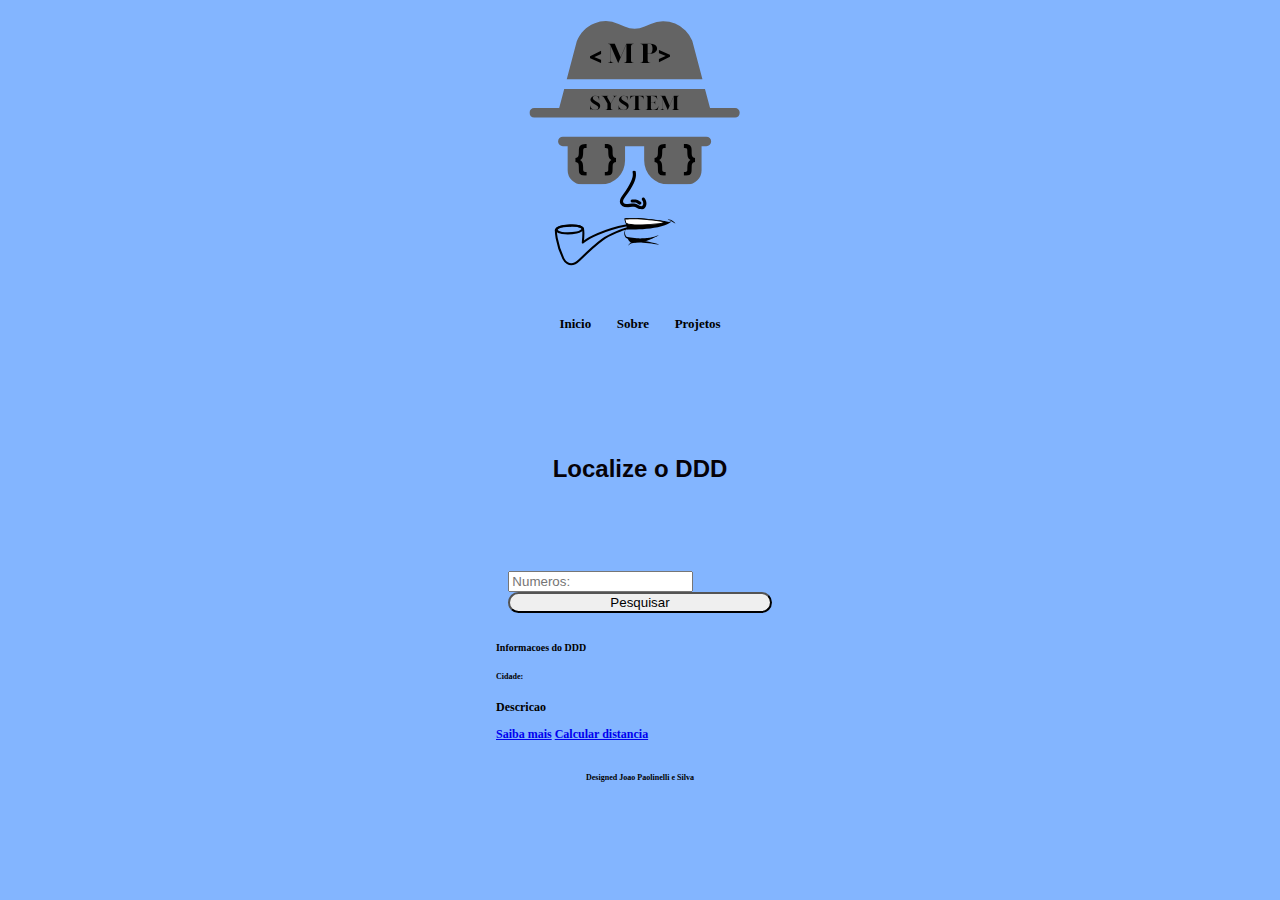
<file: SitesProjetos/DDD-Site/index.html>
<!DOCTYPE html>
<html lang="en">
<head>
    <meta charset="UTF-8">
    <meta http-equiv="X-UA-Compatible" content="IE=edge">
    <meta name="viewport" content="width=device-width, initial-scale=1.0">
    <link href="https://cdn.jsdelivr.net/npm/bootstrap@5.0.1/dist/css/bootstrap.min.css" rel="stylesheet" integrity="sha384-+0n0xVW2eSR5OomGNYDnhzAbDsOXxcvSN1TPprVMTNDbiYZCxYbOOl7+AMvyTG2x" crossorigin="anonymous">

    <link rel="stylesheet" href="style.css">
    <title>Encontre o DDD</title>

</head>
<body>

<header class="cabecalho">

    <h4 class="marca"> <img src="MP%20HYPE%20SMALL.png " alt=""></h4>


</header>
<header class="aux">
    <div class="toRight">
        <h5>Inicio</h5>
        <h5>Sobre</h5>
        <h5>Projetos</h5>
    </div>
</header>

<header class="titulo"><h3>Localize o DDD</h3></header>

<main class="box-botao">
    <nav class="navbar navbar" >
        <div class="container-fluid">
            <form class="d-flex">
                <input class="form-control me-2" type="search" placeholder="Numeros:" aria-label="Search">
                <button class="btn btn-light" type="submit">Pesquisar</button>
            </form>
        </div>
    </nav>

</main>
<main class="resultado">
    <div class="card" style="width: 18rem;">
        <div class="card-body">
            <h5 class="card-title">Informacoes do DDD</h5>
            <h6 class="card-subtitle mb-2 text-muted">Cidade: </h6>
            <p class="card-text">Descricao</p>
            <a href="#" class="card-link">Saiba mais</a>
            <a href="#" class="card-link">Calcular distancia</a>
        </div>
    </div>
</main>


<footer style="margin:auto;"><h6><b>Designed Joao Paolinelli e Silva</b></h6></footer>
</body>
</html>
</file>
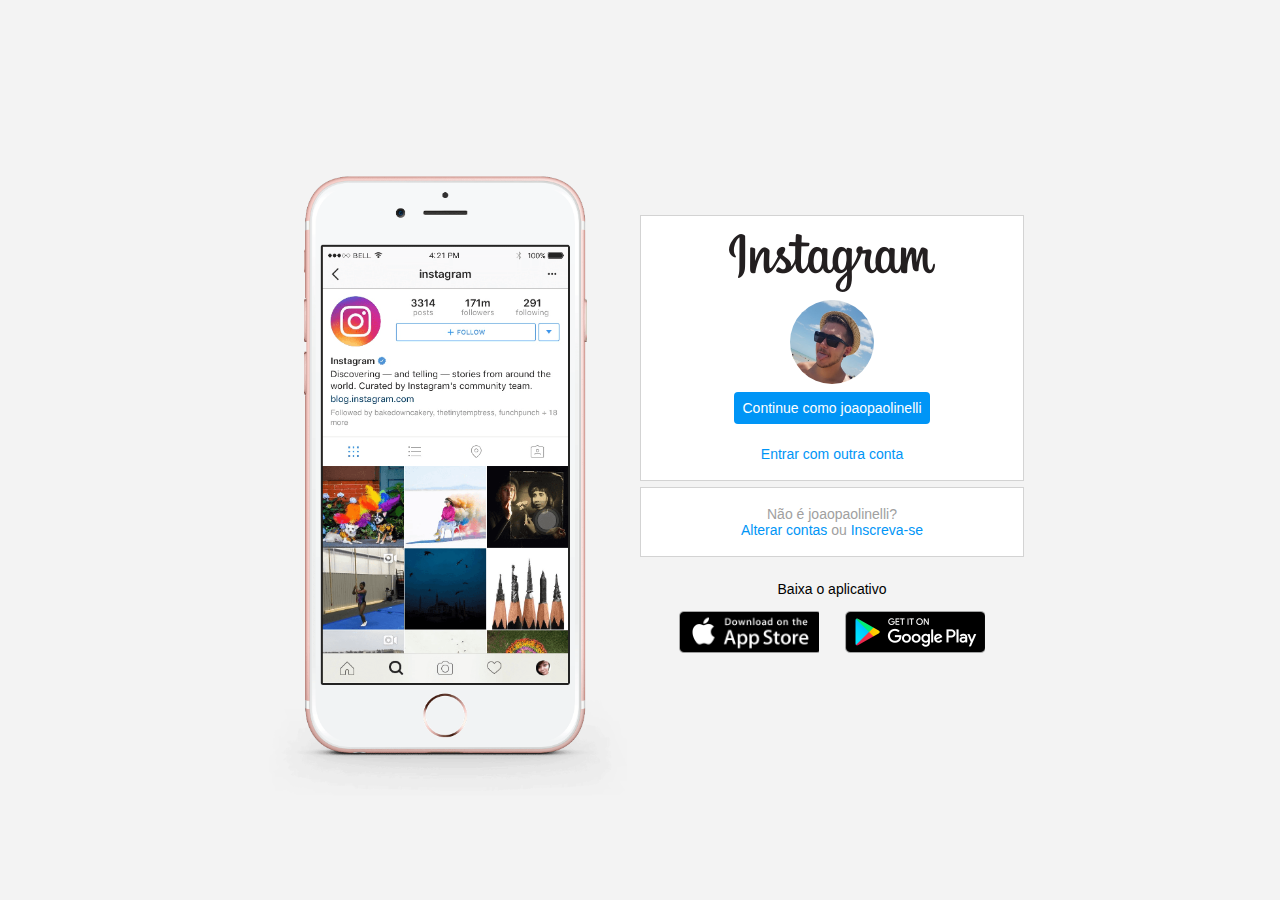
<file: SitesProjetos/Instagram/index.html>
<!DOCTYPE html>
<html lang="en">
<head>
    <meta charset="UTF-8">
    <meta name="viewport" content="width=device-width, initial-scale=1.0">
    <link rel="stylesheet" href="style.css">
    <title>Instagram</title>
</head>
<body>
    <div class = "instagram-wrapper">
        <div class = instagram-phone>
            <img src="img/instagram-celular.png" alt="Celular">
        </div>
        <div class = "instagram-continue">
            <div class = "group">
                <img src="img/instagram-logo.png" alt="Instagram logo">
                <div class="profile-photo">
                    <img src="img/instagram_perfil" alt="Foto de perfil">
                </div>
                <a href="" class = "instagram-login">Continue como joaopaolinelli</a>
                <a href="" class = "instagram-logout">Entrar com outra conta</a>
            </div>
            <div class="group">
                <p class="not-account">Não é joaopaolinelli?</p>
                <p class="not-account">
                    <span class = "link-blue"><a href="#">Alterar contas</a></span>
                    ou
                    <span class="link-blue"><a href="#">Inscreva-se</a></span>
                </p>
            </div>
            <div class="get-the-app">
                <p class="get-app">Baixa o aplicativo</p>
                <div class="download">
                    <a href="#" class="app-download"></a>
                    <a href="#" class="app-download"></a>
                </div>
            </div>
        </div>
    </div>    
</body>
</html>
</file>
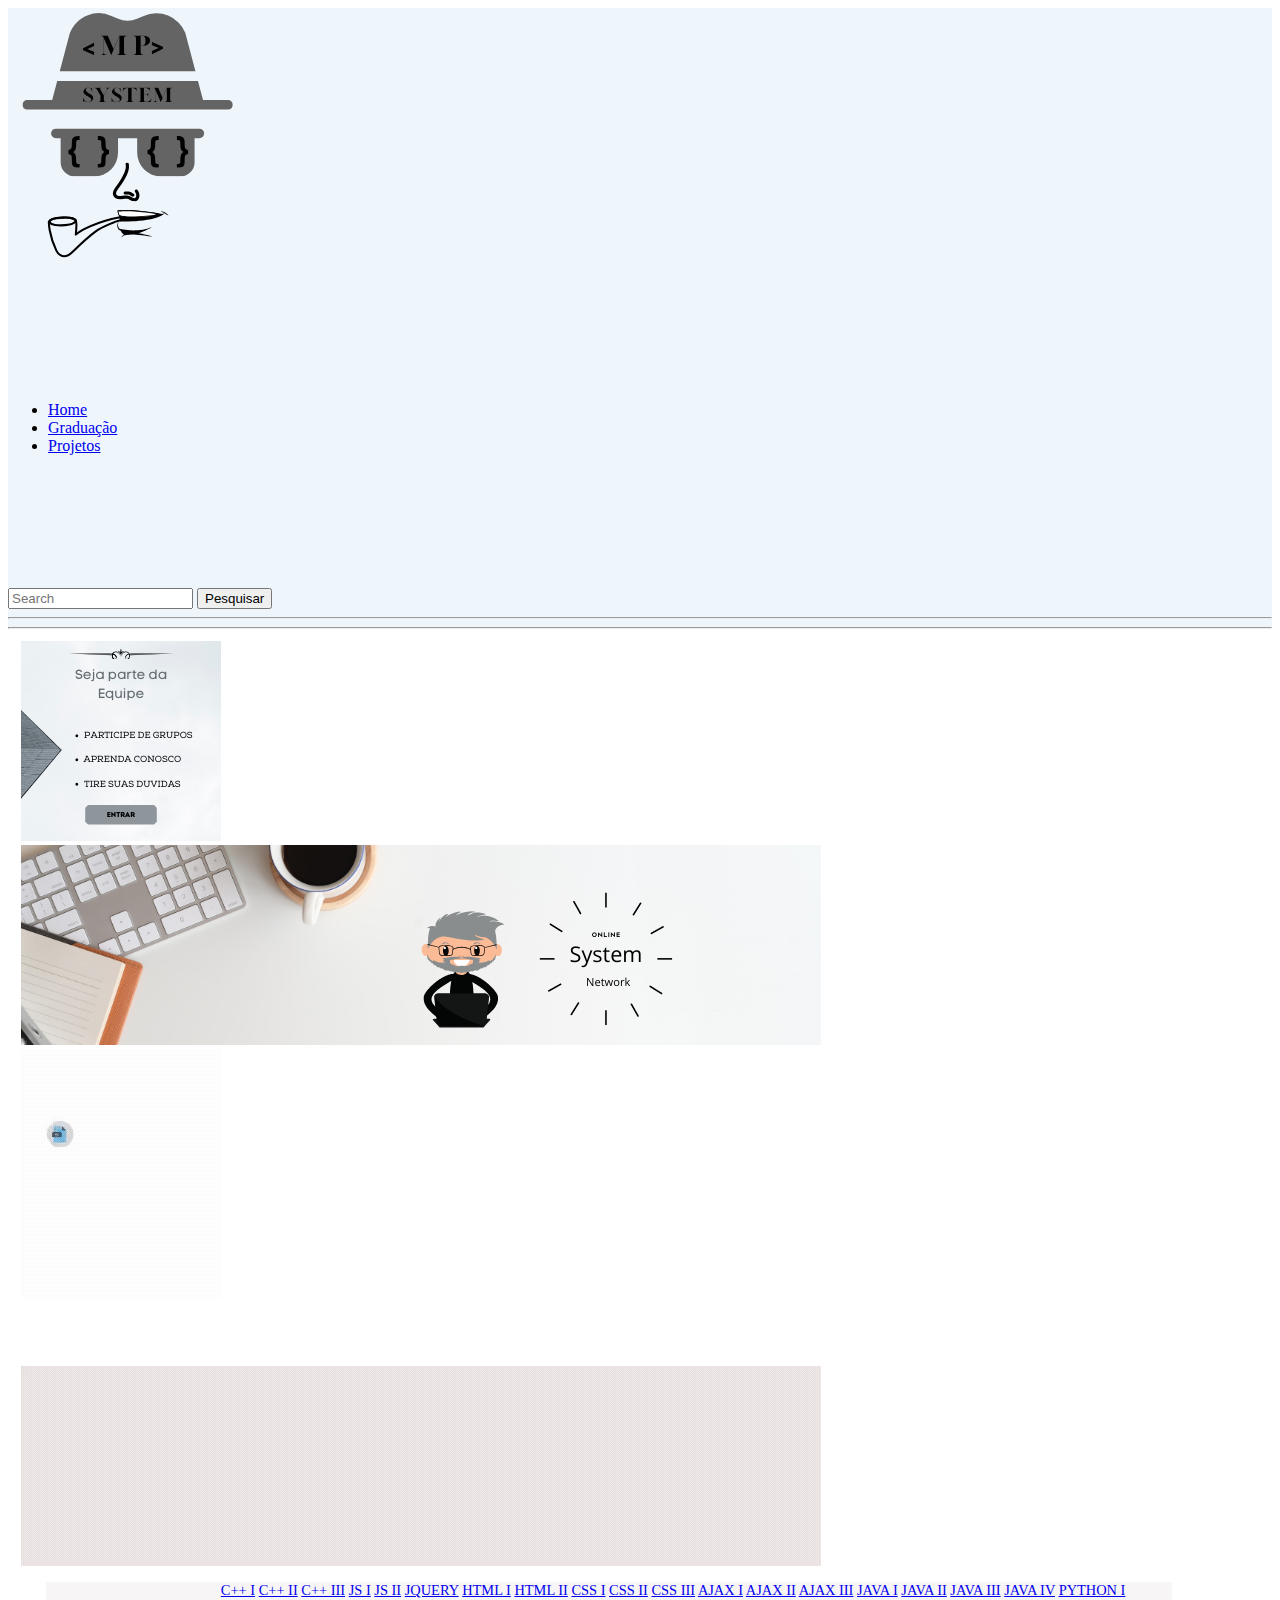
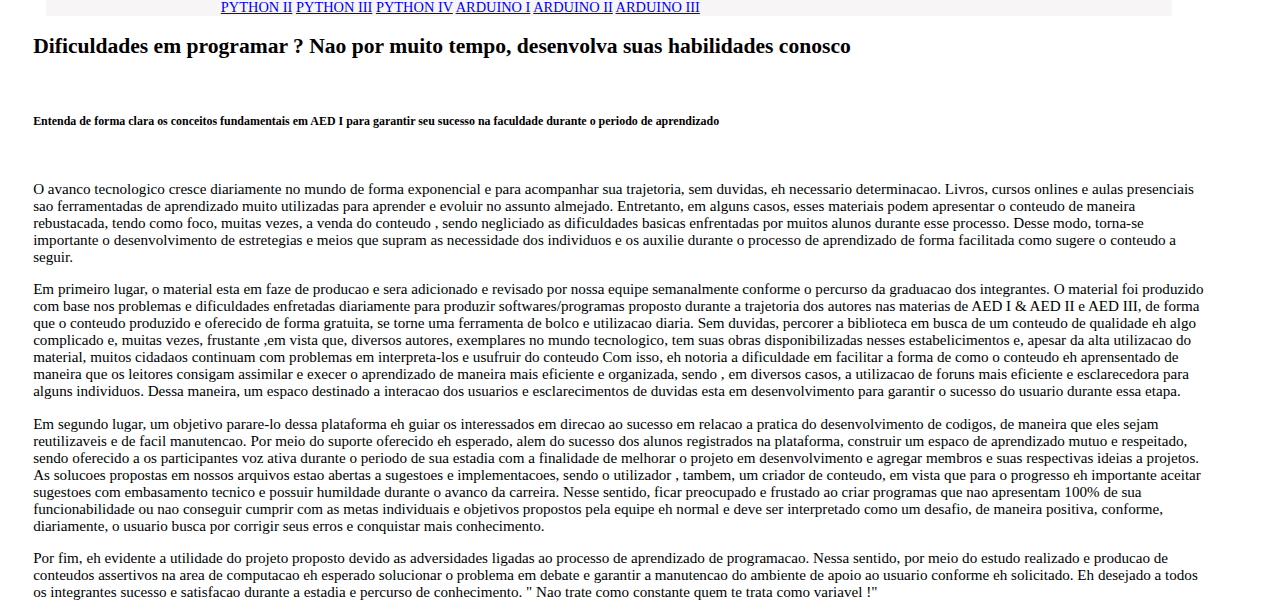
<file: SitesProjetos/Projeto- Educação programação/index.html>
<!doctype html>
<html lang="en">
  <head>
    <!-- Required meta tags -->
    <meta charset="utf-8">
    <meta name="viewport" content="width=device-width, initial-scale=1, shrink-to-fit=no">

    <!-- Bootstrap CSS -->
    <link rel="stylesheet" href="https://stackpath.bootstrapcdn.com/bootstrap/4.5.0/css/bootstrap.min.css" integrity="sha384-9aIt2nRpC12Uk9gS9baDl411NQApFmC26EwAOH8WgZl5MYYxFfc+NcPb1dKGj7Sk" crossorigin="anonymous">
    <link rel="stylesheet" href="teste2.css">
    <title>Pesquisa</title>
  </head>
  <body>
    <header>
        <div class="Conteudo">
            <div class="container">
                <div class="row">
                    <div class="col-4">
                        <div class="imgTop">
                            <img src="img/MP HYPE SMALL.png" alt="logo">
                        </div>
                    </div>
                        <div class="col-4 conteudoMenu">
                            <ul class="nav justify-content-middle">
                                <li class="nav-item">
                                    <a class="nav-link btn-dark" href="index.hmtl">Home</a>
                                </li>
                                <li class="nav-item">
                                    <a class="nav-link btn-dark" href="estoque-ti.herokuapp.com">Graduação</a>
                                </li>
                                <li class="nav-item">
                                    <a class="nav-link btn-dark" href="projetos.html">Projetos</a>
                                </li>
                            </ul>
                        </div>
                    <div class="col-4 conteudoForm">
                        <nav class="navbar navbar-light">
                            <form class="form-inline">
                                <input class="form-control mr-sm-3 btn-outline-dark" type="search" placeholder="Search" aria-label="Search">
                                <button class="btn btn-outline-dark my-2 my-sm-0" type="submit">Pesquisar</button>
                                <hr>
                            </form>
                        </nav>
                    </div>
                    <hr>
                </div>
            </div>
        </div>
    </header>
    <main>
        <div class="indiceMenu">
            <div class="container">
                <div class="row">
                    <div class="col-3">
                        <div class="LogoMenu">
                            <img src="img/Cópia de Seja parte da Equipe.png" alt="">
                        </div>    
                    </div>
                    <div class="col-9 logologo">
                        <img src="img/LogoOficial (1).png" alt="Logologo">
                    </div>
                </div>
                <div class="row">
                    <div class="col-3">
                        
                            <img src="img/Linguagens1.gif" alt="">
                        
                    </div>
                    <div class="col-7">
                    <div class="topico1">
                        <img src="img/Banner Intro.gif" alt="">
                    </div>
                </div>
                <div class="row">
                    <div class="col-3">
                    <div class="navegadorMenu border border-dark">
                        <a class="nav-link active" href="#">C++ I</a>
                        <a class="nav-link" href="#">C++ II</a>
                        <a class="nav-link" href="#">C++ III</a>
                        <a class="nav-link" href="#">JS I</a>
                        <a class="nav-link" href="#">JS II</a>
                        <a class="nav-link" href="#">JQUERY</a>
                        <a class="nav-link" href="#">HTML I</a>
                        <a class="nav-link" href="#">HTML II</a>
                        <a class="nav-link" href="#">CSS I</a>
                        <a class="nav-link" href="#">CSS II</a>
                        <a class="nav-link" href="#">CSS III</a>
                        <a class="nav-link" href="#">AJAX I</a>
                        <a class="nav-link" href="#">AJAX II</a>
                        <a class="nav-link" href="#">AJAX III</a>
                        <a class="nav-link" href="#">JAVA I</a>
                        <a class="nav-link" href="#">JAVA II</a>
                        <a class="nav-link" href="#">JAVA III</a>
                        <a class="nav-link" href="#">JAVA IV</a>
                        <a class="nav-link" href="#">PYTHON I</a>
                        <a class="nav-link" href="#">PYTHON II</a>
                        <a class="nav-link" href="#">PYTHON III</a>
                        <a class="nav-link" href="#">PYTHON IV</a>
                        <a class="nav-link" href="#">ARDUINO I</a>
                        <a class="nav-link" href="#">ARDUINO II</a>
                        <a class="nav-link" href="#">ARDUINO III</a>

                        
                    </div>    
                    </div>
                    <div class="col-9">
                        <div class="conteudoTopico border border-dark">
                            <article>
                                <h2>Dificuldades em programar ? Nao por muito tempo, desenvolva suas habilidades conosco</h2>
                                <br>
                                <h5>Entenda de forma clara os conceitos fundamentais em AED I para garantir seu sucesso na faculdade durante o periodo de aprendizado</h5>
                                <br>
                                <p>
                                    O avanco tecnologico cresce diariamente no mundo de forma exponencial
                                    e para acompanhar sua trajetoria, sem duvidas, eh necessario determinacao.
                                    Livros, cursos onlines e aulas presenciais sao ferramentadas de aprendizado muito
                                    utilizadas para aprender e evoluir no assunto almejado. Entretanto, em alguns casos, esses materiais
                                    podem apresentar o conteudo de maneira rebustacada, tendo como foco, muitas vezes, a venda do conteudo
                                    , sendo negliciado as dificuldades basicas enfrentadas por muitos alunos durante esse processo. Desse modo,
                                torna-se importante o desenvolvimento de estretegias e meios que supram as necessidade dos individuos e os auxilie
                                durante o processo de aprendizado de forma facilitada como sugere o conteudo a seguir.
                                
                                </p>
                                <p>
                                    Em primeiro lugar, o material esta em faze de producao e sera adicionado e revisado por nossa equipe semanalmente conforme
                                    o percurso da graduacao dos integrantes. O material foi produzido com base nos problemas e dificuldades enfretadas diariamente para produzir
                                    softwares/programas proposto durante a trajetoria dos autores nas materias de AED I & AED II e AED III, de forma que o conteudo produzido e oferecido de forma
                                    gratuita, se torne uma ferramenta de bolco e utilizacao diaria. Sem duvidas, percorer a biblioteca em busca de um conteudo de qualidade eh algo complicado e, muitas vezes, frustante
                                    ,em vista que, diversos autores, exemplares no mundo tecnologico, tem suas obras disponibilizadas nesses estabelicimentos e, apesar da alta utilizacao do material, muitos cidadaos continuam com problemas em interpreta-los e usufruir do conteudo
                                    Com isso, eh notoria a dificuldade em facilitar a forma de como o conteudo eh aprensentado de maneira que os leitores consigam assimilar e execer o aprendizado de maneira mais eficiente e organizada, sendo
                                    , em diversos casos, a utilizacao de foruns mais eficiente e esclarecedora para alguns individuos. Dessa maneira, um espaco destinado a interacao dos usuarios e esclarecimentos de duvidas esta em desenvolvimento para garantir
                                    o sucesso do usuario durante essa etapa.
                                
                                </p>
                                <p>Em segundo lugar, um objetivo parare-lo dessa plataforma eh guiar os interessados em direcao ao sucesso em relacao a pratica do desenvolvimento de codigos, de maneira que eles sejam reutilizaveis e de facil
                                    manutencao. Por meio do suporte oferecido eh esperado, alem do sucesso dos alunos registrados na plataforma, construir um espaco de aprendizado mutuo e respeitado, sendo oferecido a os participantes voz ativa
                                    durante o periodo de sua estadia com a finalidade de melhorar o projeto em desenvolvimento e agregar membros e suas respectivas ideias a projetos. As solucoes propostas em nossos arquivos estao abertas a sugestoes
                                    e implementacoes, sendo o utilizador , tambem, um criador de conteudo, em vista que para o progresso eh importante aceitar sugestoes com embasamento tecnico e possuir humildade durante o avanco da carreira. Nesse sentido,
                                    ficar preocupado e frustado ao criar programas que nao apresentam 100% de sua funcionabilidade ou nao conseguir cumprir com as metas individuais e objetivos propostos pela equipe eh normal e deve ser interpretado como um desafio, 
                                    de maneira positiva, conforme, diariamente, o usuario busca por corrigir seus erros e conquistar mais conhecimento.
                                </p>
                                <p>
                                    Por fim, eh evidente a utilidade do projeto proposto devido as adversidades ligadas ao processo de aprendizado de programacao. Nessa sentido, por meio do estudo realizado e producao de conteudos assertivos na area de computacao
                                    eh esperado solucionar o problema em debate e garantir a manutencao do ambiente de apoio ao usuario conforme eh solicitado. Eh desejado a todos os integrantes sucesso e satisfacao durante a estadia e percurso de conhecimento.
                                    " Nao trate como constante quem te trata como variavel !"
                                </p>
                            </article>
                        </div>
                    </div>
                </div>
                

            </div>
        </div>
    </main>
    <footer>

    </footer>

    <!-- Optional JavaScript -->
    <!-- jQuery first, then Popper.js, then Bootstrap JS -->
    <script src="https://code.jquery.com/jquery-3.5.1.slim.min.js" integrity="sha384-DfXdz2htPH0lsSSs5nCTpuj/zy4C+OGpamoFVy38MVBnE+IbbVYUew+OrCXaRkfj" crossorigin="anonymous"></script>
    <script src="https://cdn.jsdelivr.net/npm/popper.js@1.16.0/dist/umd/popper.min.js" integrity="sha384-Q6E9RHvbIyZFJoft+2mJbHaEWldlvI9IOYy5n3zV9zzTtmI3UksdQRVvoxMfooAo" crossorigin="anonymous"></script>
    <script src="https://stackpath.bootstrapcdn.com/bootstrap/4.5.0/js/bootstrap.min.js" integrity="sha384-OgVRvuATP1z7JjHLkuOU7Xw704+h835Lr+6QL9UvYjZE3Ipu6Tp75j7Bh/kR0JKI" crossorigin="anonymous"></script>
  </body>
</html>
</file>
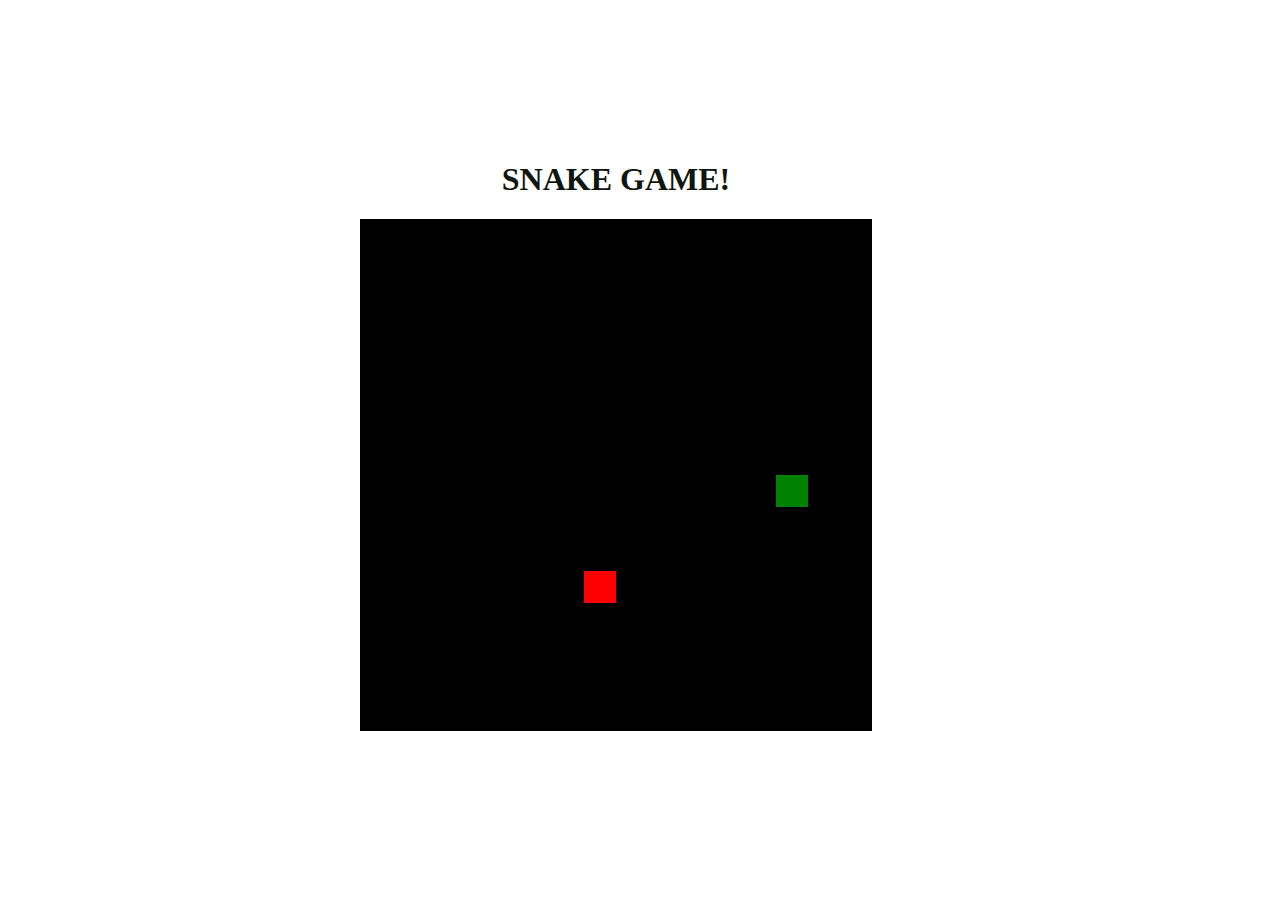
<file: SitesProjetos/Snake-Web/index.html>
<!DOCTYPE html>
<html lang="pt-br">
<head>
    <meta charset="UTF-8">
    <meta name="viewport" content="width=device-width, initial-scale=1.0">
    <title>Snake Game</title>
    <link rel="stylesheet" href="style.css">
    <script defer src="script.js"></script>
</head>
<body>
    <h1>SNAKE GAME!</h1>
    <canvas id="snake" width="512" height="512"></canvas>
</body>
</html>
</file>
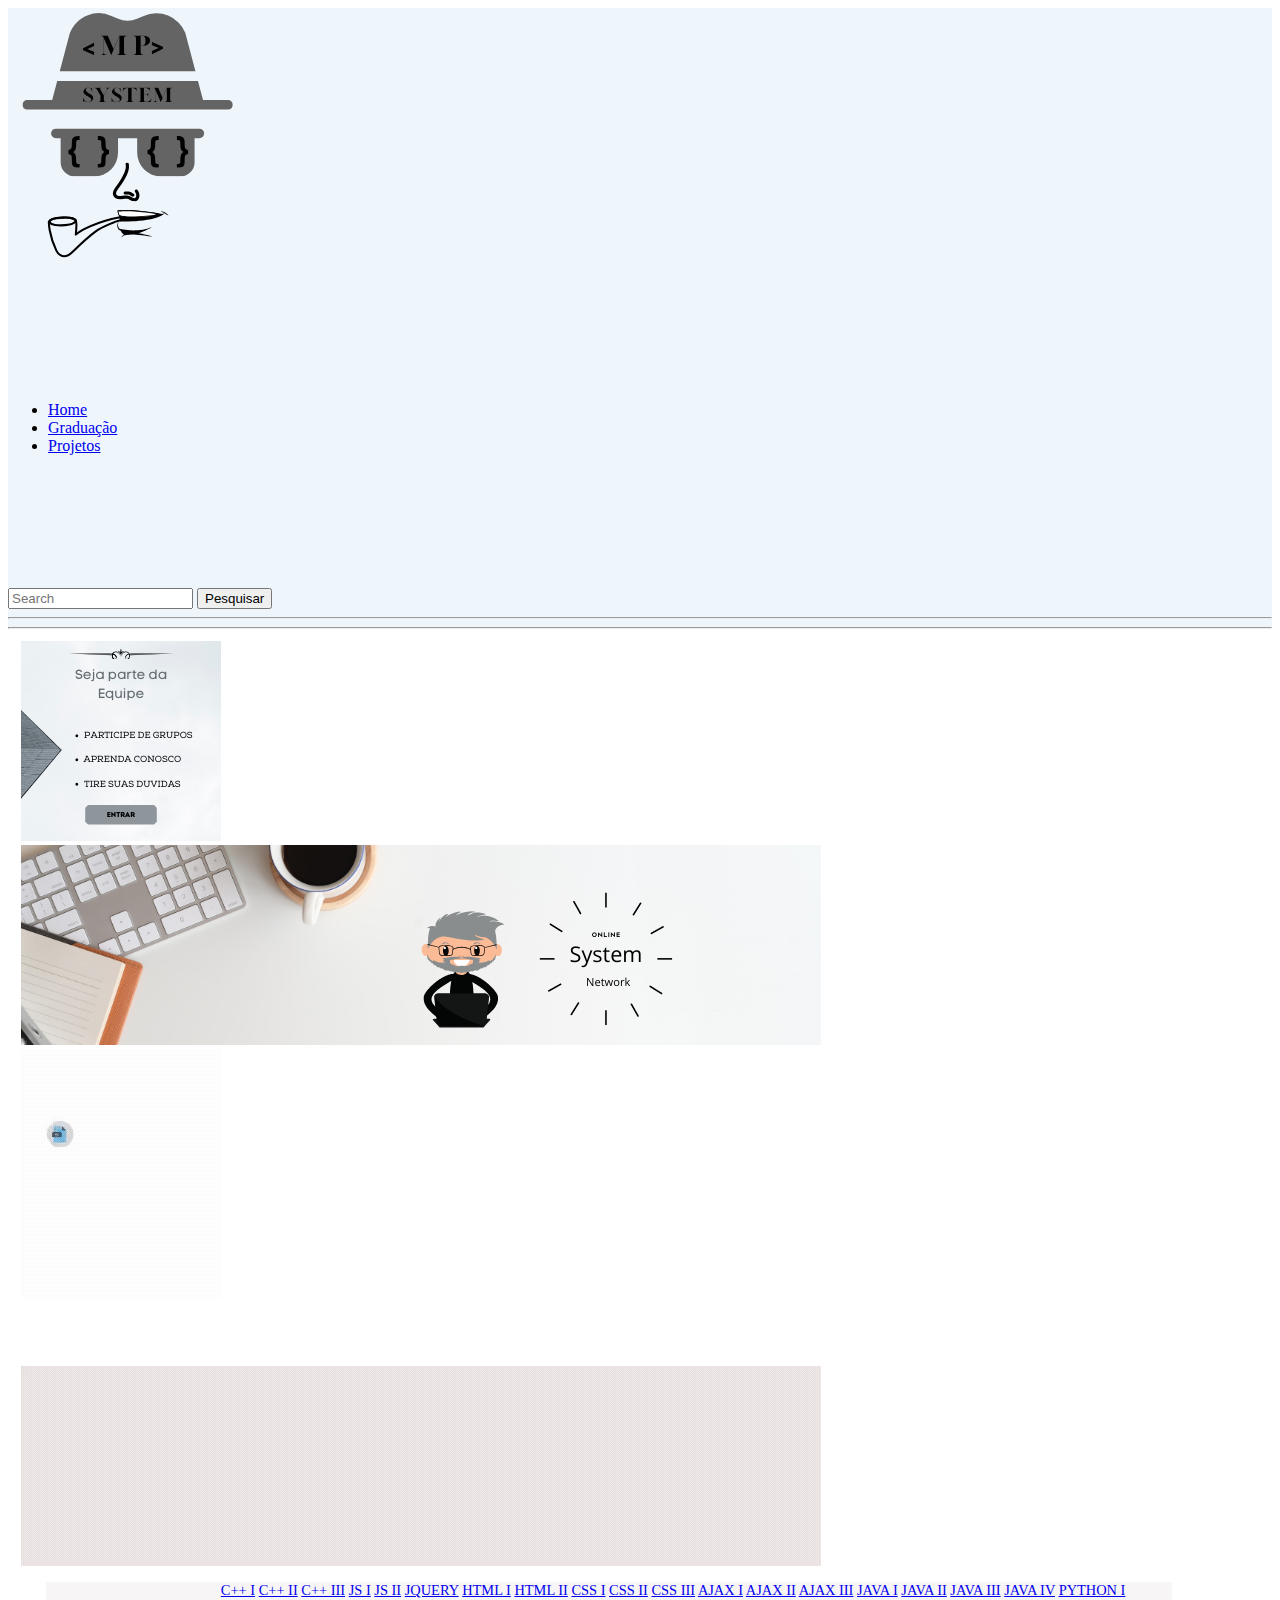
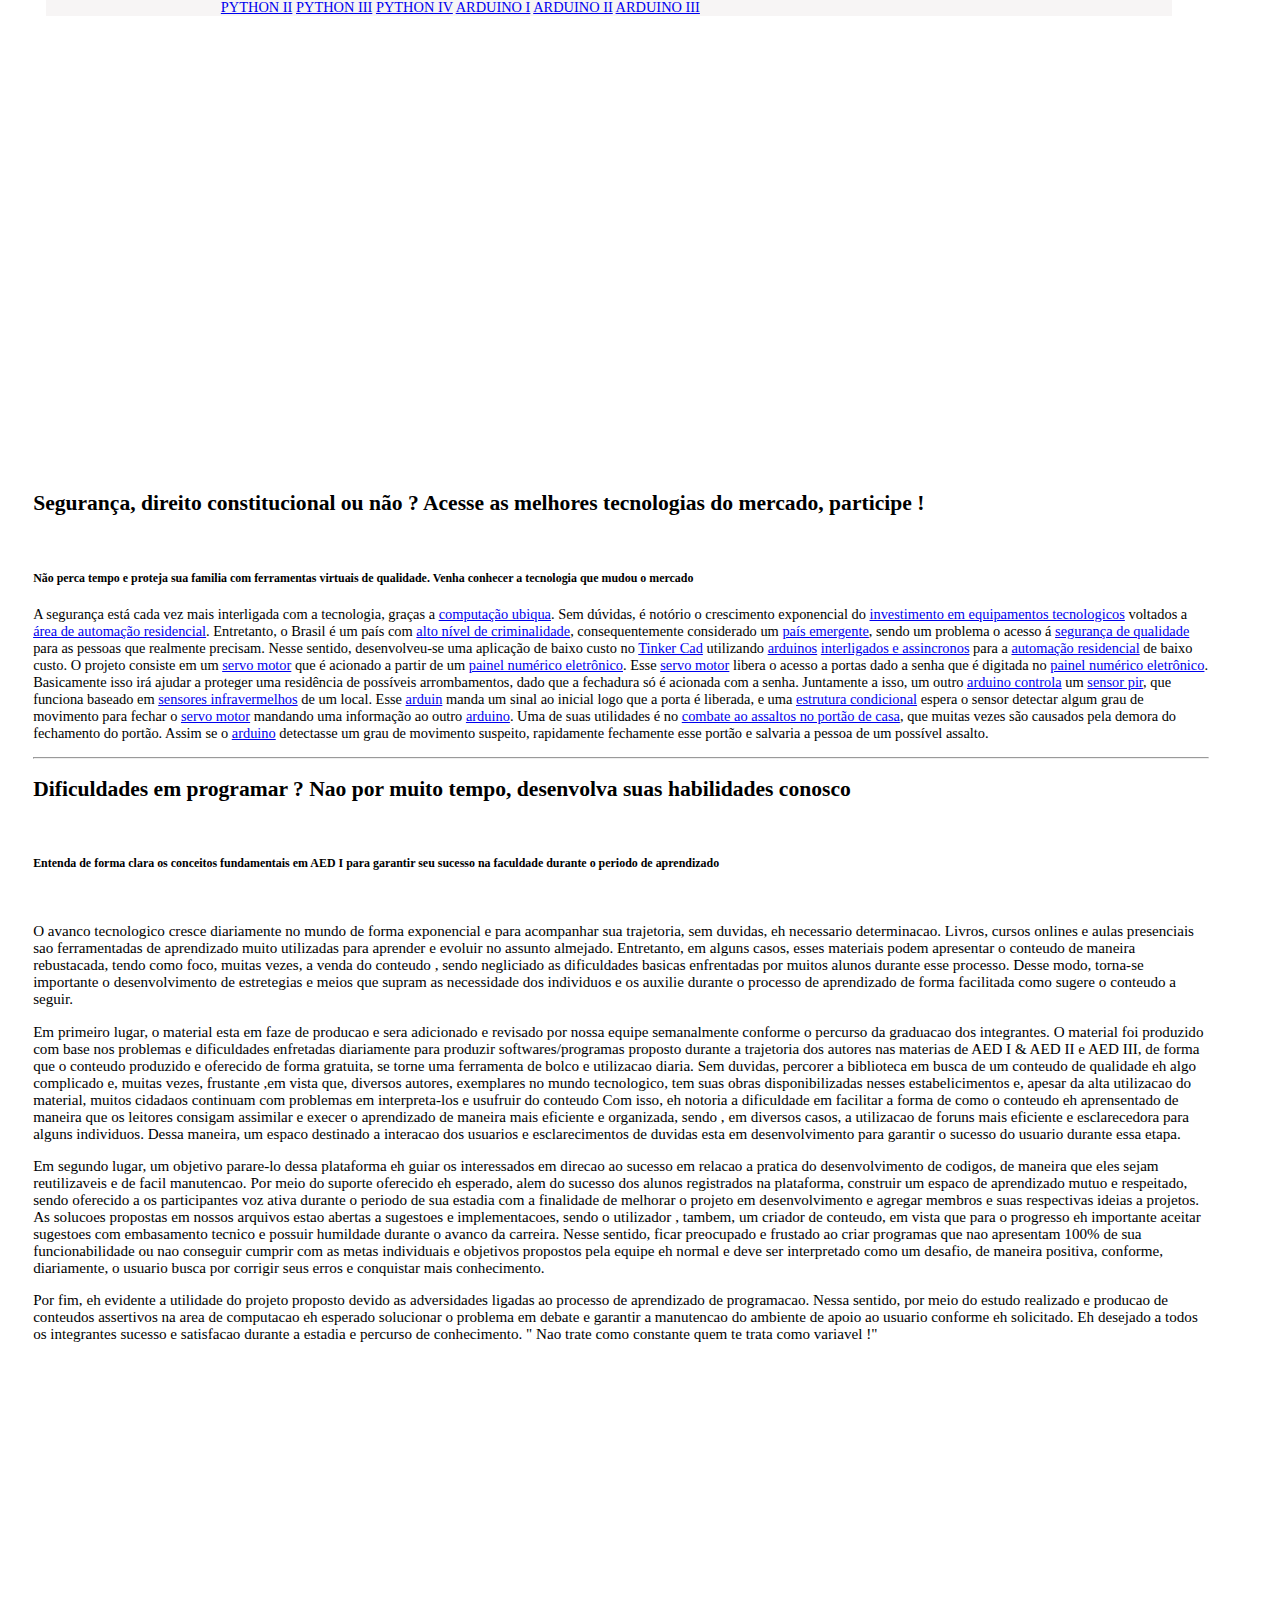
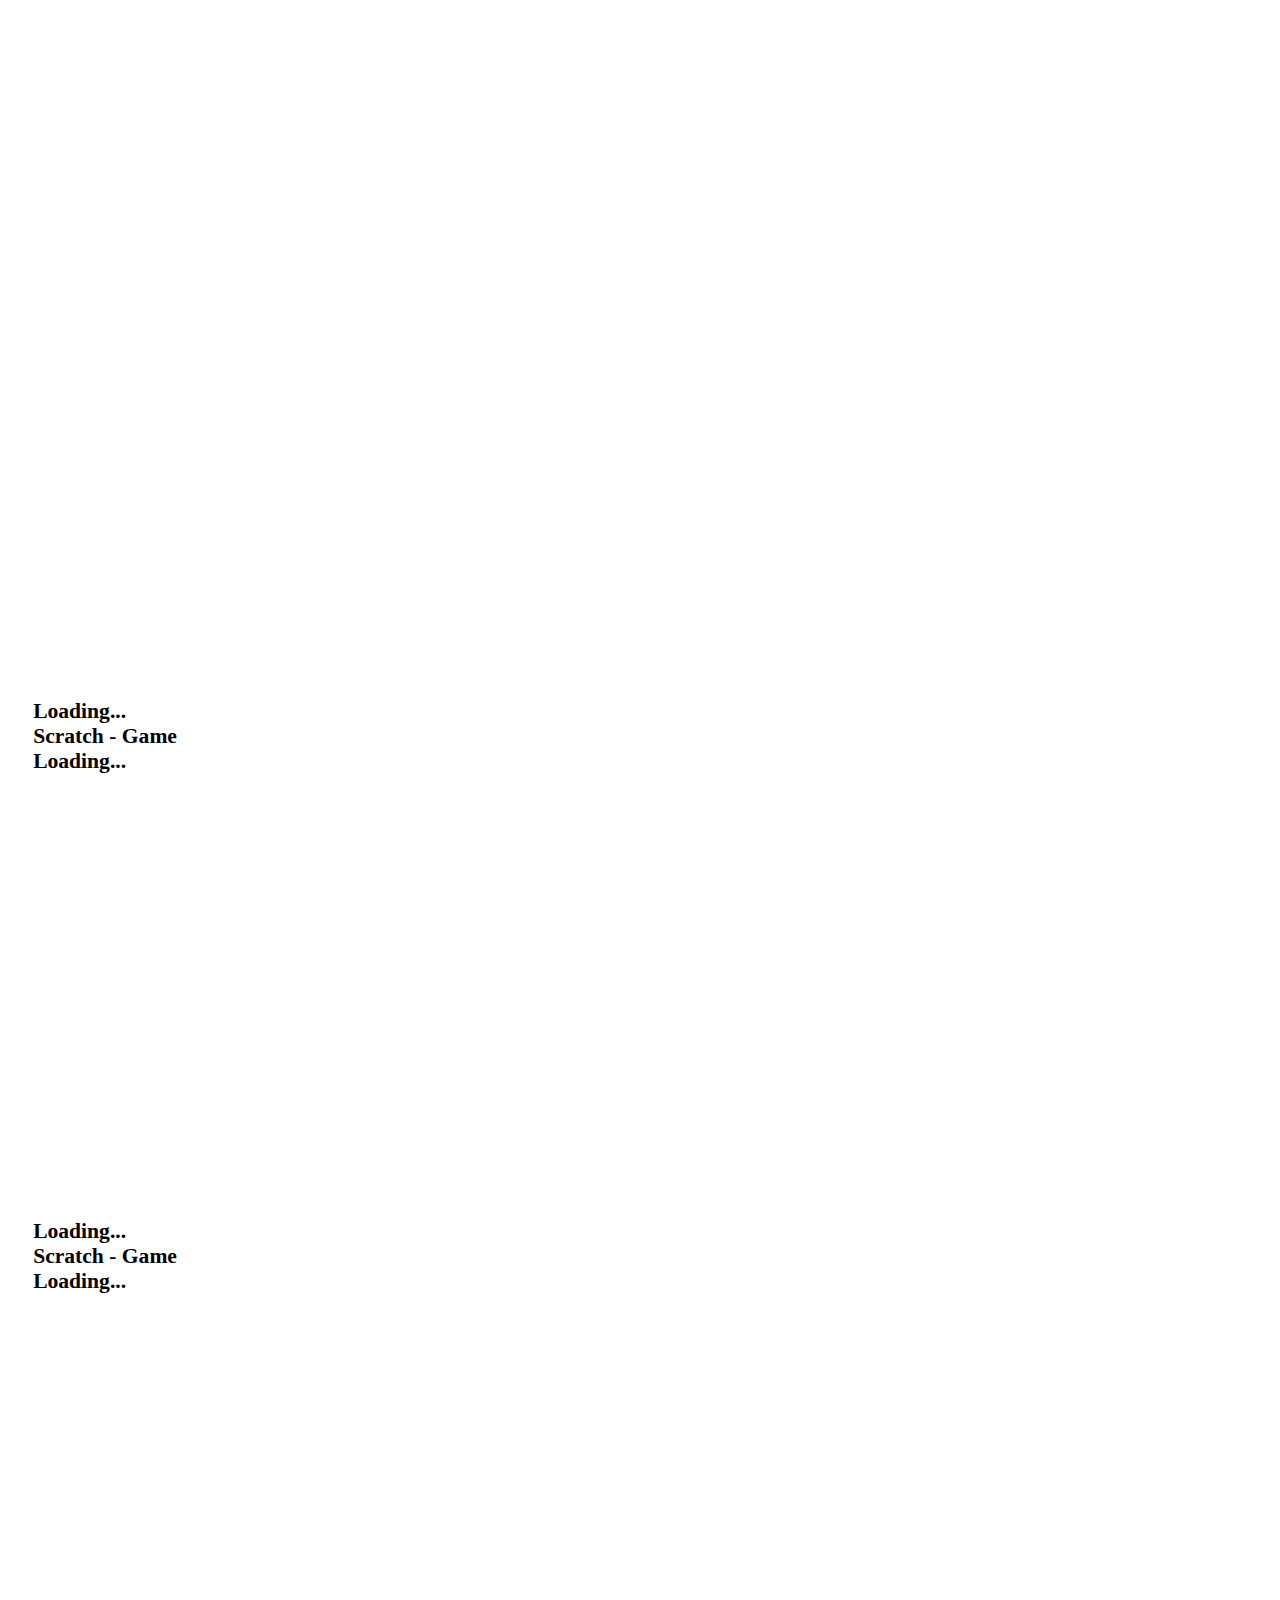
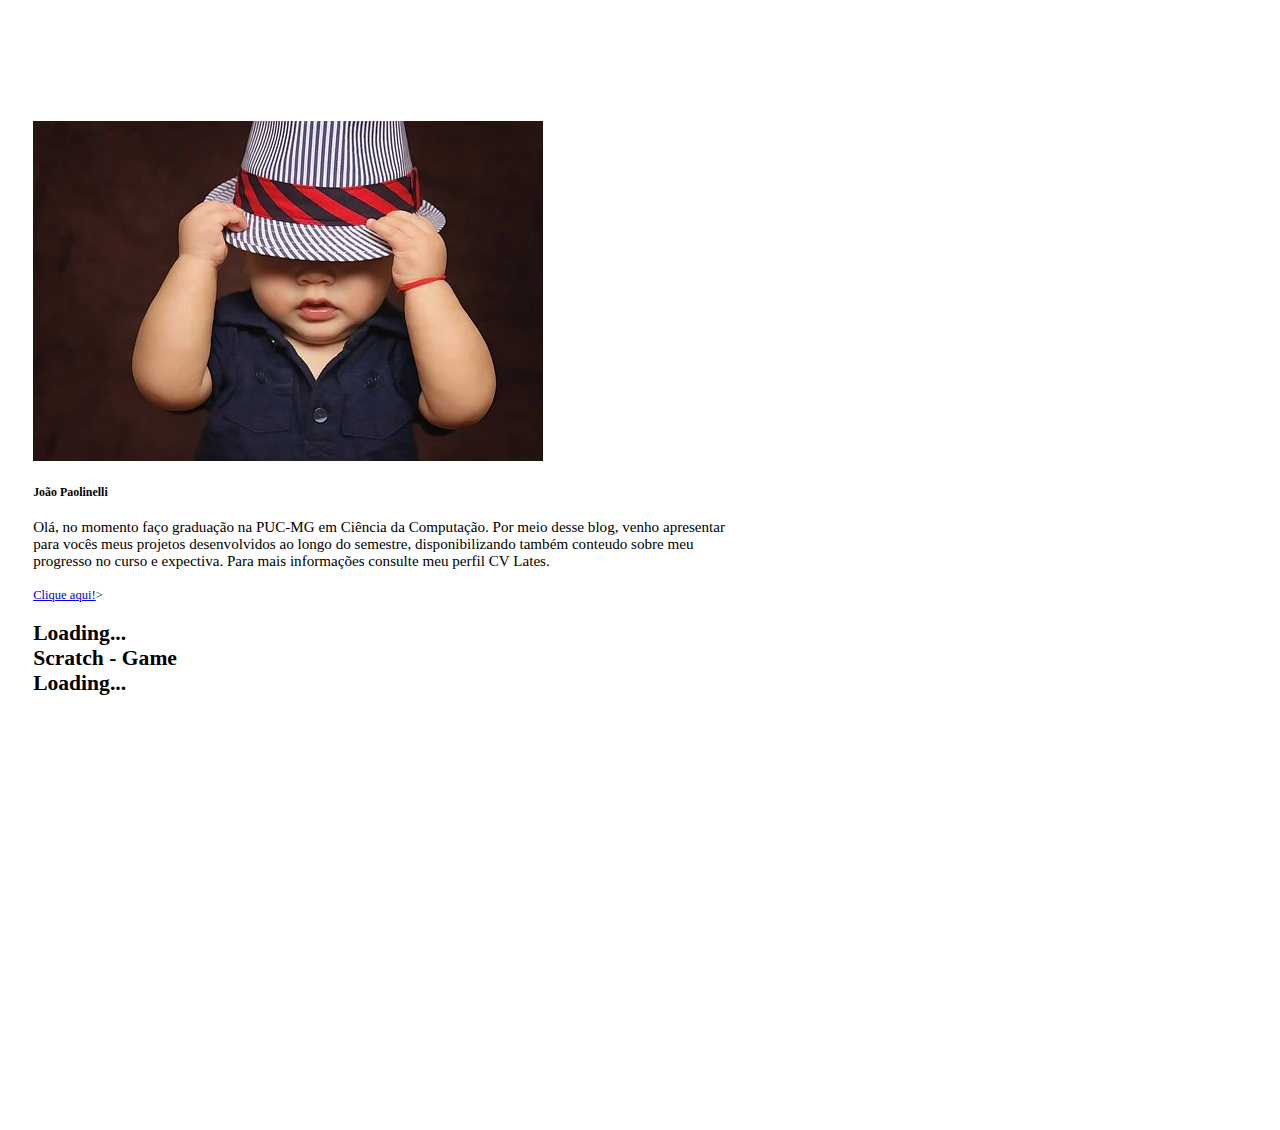
<file: SitesProjetos/Projeto- Educação programação/projetos.html>
<!doctype html>
<html lang="en">
  <head>
    <!-- Required meta tags -->
    <meta charset="utf-8">
    <meta name="viewport" content="width=device-width, initial-scale=1, shrink-to-fit=no">

    <!-- Bootstrap CSS -->
    <link rel="stylesheet" href="https://stackpath.bootstrapcdn.com/bootstrap/4.5.0/css/bootstrap.min.css" integrity="sha384-9aIt2nRpC12Uk9gS9baDl411NQApFmC26EwAOH8WgZl5MYYxFfc+NcPb1dKGj7Sk" crossorigin="anonymous">
    <link rel="stylesheet" href="teste2.css">
    <title>Projetos</title>
  </head>
  <body>
    <header>
        <div class="Conteudo">
            <div class="container">
                <div class="row">
                    <div class="col-4">
                        <div class="imgTop">
                            <img src="img/MP HYPE SMALL.png" alt="logo">
                        </div>
                    </div>
                        <div class="col-4 conteudoMenu">
                            <ul class="nav justify-content-middle">
                                <li class="nav-item">
                                    <a class="nav-link btn-dark" href="index.html">Home</a>
                                </li>
                                <li class="nav-item">
                                    <a class="nav-link btn-dark" href="estoque-ti.herokuapp.com">Graduação</a>
                                </li>
                                <li class="nav-item">
                                    <a class="nav-link btn-dark" href="projetos.html">Projetos</a>
                                </li>
                            </ul>
                        </div>
                    <div class="col-4 conteudoForm">
                        <nav class="navbar navbar-light">
                            <form class="form-inline">
                                <input class="form-control mr-sm-3 btn-outline-dark" type="search" placeholder="Search" aria-label="Search">
                                <button class="btn btn-outline-dark my-2 my-sm-0" type="submit">Pesquisar</button>
                                <hr>
                            </form>
                        </nav>
                    </div>
                    <hr>
                </div>
            </div>
        </div>
    </header>
    <main>
        <div class="indiceMenu">
            <div class="container">
                <div class="row">
                    <div class="col-3">
                        <div class="LogoMenu">
                            <img src="img/Cópia de Seja parte da Equipe.png" alt="">
                        </div>    
                    </div>
                    <div class="col-9 logologo">
                        <img src="img/LogoOficial (1).png" alt="Logologo">
                    </div>
                </div>
                <div class="row">
                    <div class="col-3">
                        
                            <img src="img/Linguagens1.gif" alt="">
                        
                    </div>
                    <div class="col-7">
                    <div class="topico1">
                        <img src="img/Banner Intro.gif" alt="">
                    </div>
                </div>
                <div class="row">
                    <div class="col-3">
                    <div class="navegadorMenu border border-dark">
                        <a class="nav-link active" href="#">C++ I</a>
                        <a class="nav-link" href="#">C++ II</a>
                        <a class="nav-link" href="#">C++ III</a>
                        <a class="nav-link" href="#">JS I</a>
                        <a class="nav-link" href="#">JS II</a>
                        <a class="nav-link" href="#">JQUERY</a>
                        <a class="nav-link" href="#">HTML I</a>
                        <a class="nav-link" href="#">HTML II</a>
                        <a class="nav-link" href="#">CSS I</a>
                        <a class="nav-link" href="#">CSS II</a>
                        <a class="nav-link" href="#">CSS III</a>
                        <a class="nav-link" href="#">AJAX I</a>
                        <a class="nav-link" href="#">AJAX II</a>
                        <a class="nav-link" href="#">AJAX III</a>
                        <a class="nav-link" href="#">JAVA I</a>
                        <a class="nav-link" href="#">JAVA II</a>
                        <a class="nav-link" href="#">JAVA III</a>
                        <a class="nav-link" href="#">JAVA IV</a>
                        <a class="nav-link" href="#">PYTHON I</a>
                        <a class="nav-link" href="#">PYTHON II</a>
                        <a class="nav-link" href="#">PYTHON III</a>
                        <a class="nav-link" href="#">PYTHON IV</a>
                        <a class="nav-link" href="#">ARDUINO I</a>
                        <a class="nav-link" href="#">ARDUINO II</a>
                        <a class="nav-link" href="#">ARDUINO III</a>

                        
                    </div>    
                    </div>
                    <div class="col-9">
                        <div class="conteudoTopico border border-dark">
                            <iframe width="725" height="453" src="https://www.tinkercad.com/embed/aYTFGkCur6V" frameborder="0" marginwidth="0" marginheight="0" scrolling="no"></iframe>
                            <h2>Segurança, direito constitucional ou não ? Acesse as melhores tecnologias do mercado, participe !</h2>
                                <br>
                                <h5>Não perca tempo e proteja sua familia com ferramentas virtuais de qualidade. Venha conhecer a tecnologia que mudou o mercado</h5>
                            
                                <p> A segurança está cada vez mais interligada com a tecnologia, graças a <a href="https://pt.wikipedia.org/wiki/Computa%C3%A7%C3%A3o_ub%C3%ADqua#:~:text=Computa%C3%A7%C3%A3o%20ub%C3%ADqua%20(em%20ingl%C3%AAs%3A%20Ubiquitous,inform%C3%A1tica%20no%20cotidiano%20das%20pessoas.">computação ubiqua</a>. Sem dúvidas, é notório
                                    o crescimento exponencial do <a href="https://blog.ploomes.com/index.php/2019/04/08/inovacoes-tecnologicas-industria-atual/">investimento em equipamentos tecnologicos</a> voltados a <a href="https://www.vivadecora.com.br/pro/tecnologia/automacao-residencial/">área de automação residencial</a>. Entretanto, o Brasil é um país com <a href="https://g1.globo.com/monitor-da-violencia/noticia/2020/04/29/apos-ano-de-queda-recorde-no-de-assassinatos-sobe-8percent-no-brasil-nos-dois-primeiros-meses-de-2020.ghtml">alto nível de criminalidade</a>, consequentemente considerado um <a href="https://mundoeducacao.uol.com.br/geografia/brasil-um-pais-emergente.htm#:~:text=Exerc%C3%ADcios%20de%20Reda%C3%A7%C3%A3o-,Brasil%2C%20um%20pa%C3%ADs%20emergente,pol%C3%ADtico%2Decon%C3%B4mico%20vinculado%20ao%20capitalismo.&text=A%20sociedade%20brasileira%2C%20como%20a,dividida%20em%20dois%20grupos%20distintos.">país emergente</a>, sendo um problema o acesso á <a href="https://blog.ipog.edu.br/educacao/seguranca-publica/">segurança de qualidade</a> para as pessoas que realmente precisam. Nesse sentido, desenvolveu-se uma aplicação de baixo custo no <a href="https://www.tinkercad.com/">Tinker Cad</a> utilizando <a href="https://www.filipeflop.com/blog/o-que-e-arduino/">arduinos</a> <a href="https://www.robocore.net/tutoriais/comunicacao-entre-arduinos-i2c-parte1">interligados e assincronos</a> para a <a href="https://www.vivadecora.com.br/pro/tecnologia/automacao-residencial/">automação residencial</a> de baixo custo. O projeto consiste em um <a href="https://www.youtube.com/watch?v=VitG0Sq6kNY">servo motor</a> que é acionado a partir de um <a href="http://www.infolite.com.br/painel-numerico.html">painel numérico eletrônico</a>. Esse <a href="https://www.youtube.com/watch?v=VitG0Sq6kNY">servo motor</a> libera o acesso a portas dado a senha que é digitada no <a href="http://www.infolite.com.br/painel-numerico.html">painel numérico eletrônico</a>. Basicamente isso irá ajudar a proteger uma residência de possíveis arrombamentos, dado que a fechadura só é acionada com a senha. Juntamente a isso, um outro <a href="https://www.arduino.cc/">arduino controla</a> um <a href="https://www.youtube.com/watch?v=auze07k5cnE">sensor pir</a>, que funciona baseado em <a href="https://jflalarmes.com.br/o-que-sao-e-para-que-servem-os-sensores-infravermelhos-passivos-num-sistema-de-alarme/">sensores infravermelhos</a> de um local. Esse <a href="https://www.arduino.cc/">arduin</a> manda um sinal ao inicial logo que a porta é liberada, e uma <a href="http://fabrica.ms.senac.br/2013/06/algoritmo-estruturas-condicionais/#:~:text=A%20Estrutura%20Condicional%20Simples%20executa,%C3%A9%20representado%20pela%20palavra%20SE.">estrutura condicional</a> espera o sensor detectar algum grau de movimento para fechar o <a href="https://www.youtube.com/watch?v=wpw_mDDFRHQ">servo motor</a> mandando uma informação ao outro <a href="https://www.arduino.cc/">arduino</a>. Uma de suas utilidades é no <a href="http://patrocinados.estadao.com.br/verisure/8-dispositivos-de-seguranca-que-ajudam-a-manter-a-casa-longe-de-roubos-e-assaltos/">combate ao assaltos no portão de casa</a>, que muitas vezes são causados pela demora do fechamento do portão. Assim se o <a href="https://www.arduino.cc/">arduino</a> detectasse um grau de movimento suspeito, rapidamente fechamente esse portão e salvaria a pessoa de um possível assalto. </p>
                            </article>
                            <hr style="background-color: blue;">
                            <article>
                                <h2>Dificuldades em programar ? Nao por muito tempo, desenvolva suas habilidades conosco</h2>
                                <br>
                                <h5>Entenda de forma clara os conceitos fundamentais em AED I para garantir seu sucesso na faculdade durante o periodo de aprendizado</h5>
                                <br>
                                <p>
                                    O avanco tecnologico cresce diariamente no mundo de forma exponencial
                                    e para acompanhar sua trajetoria, sem duvidas, eh necessario determinacao.
                                    Livros, cursos onlines e aulas presenciais sao ferramentadas de aprendizado muito
                                    utilizadas para aprender e evoluir no assunto almejado. Entretanto, em alguns casos, esses materiais
                                    podem apresentar o conteudo de maneira rebustacada, tendo como foco, muitas vezes, a venda do conteudo
                                    , sendo negliciado as dificuldades basicas enfrentadas por muitos alunos durante esse processo. Desse modo,
                                torna-se importante o desenvolvimento de estretegias e meios que supram as necessidade dos individuos e os auxilie
                                durante o processo de aprendizado de forma facilitada como sugere o conteudo a seguir.
                                
                                </p>
                                <p>
                                    Em primeiro lugar, o material esta em faze de producao e sera adicionado e revisado por nossa equipe semanalmente conforme
                                    o percurso da graduacao dos integrantes. O material foi produzido com base nos problemas e dificuldades enfretadas diariamente para produzir
                                    softwares/programas proposto durante a trajetoria dos autores nas materias de AED I & AED II e AED III, de forma que o conteudo produzido e oferecido de forma
                                    gratuita, se torne uma ferramenta de bolco e utilizacao diaria. Sem duvidas, percorer a biblioteca em busca de um conteudo de qualidade eh algo complicado e, muitas vezes, frustante
                                    ,em vista que, diversos autores, exemplares no mundo tecnologico, tem suas obras disponibilizadas nesses estabelicimentos e, apesar da alta utilizacao do material, muitos cidadaos continuam com problemas em interpreta-los e usufruir do conteudo
                                    Com isso, eh notoria a dificuldade em facilitar a forma de como o conteudo eh aprensentado de maneira que os leitores consigam assimilar e execer o aprendizado de maneira mais eficiente e organizada, sendo
                                    , em diversos casos, a utilizacao de foruns mais eficiente e esclarecedora para alguns individuos. Dessa maneira, um espaco destinado a interacao dos usuarios e esclarecimentos de duvidas esta em desenvolvimento para garantir
                                    o sucesso do usuario durante essa etapa.
                                
                                </p>
                                <p>Em segundo lugar, um objetivo parare-lo dessa plataforma eh guiar os interessados em direcao ao sucesso em relacao a pratica do desenvolvimento de codigos, de maneira que eles sejam reutilizaveis e de facil
                                    manutencao. Por meio do suporte oferecido eh esperado, alem do sucesso dos alunos registrados na plataforma, construir um espaco de aprendizado mutuo e respeitado, sendo oferecido a os participantes voz ativa
                                    durante o periodo de sua estadia com a finalidade de melhorar o projeto em desenvolvimento e agregar membros e suas respectivas ideias a projetos. As solucoes propostas em nossos arquivos estao abertas a sugestoes
                                    e implementacoes, sendo o utilizador , tambem, um criador de conteudo, em vista que para o progresso eh importante aceitar sugestoes com embasamento tecnico e possuir humildade durante o avanco da carreira. Nesse sentido,
                                    ficar preocupado e frustado ao criar programas que nao apresentam 100% de sua funcionabilidade ou nao conseguir cumprir com as metas individuais e objetivos propostos pela equipe eh normal e deve ser interpretado como um desafio, 
                                    de maneira positiva, conforme, diariamente, o usuario busca por corrigir seus erros e conquistar mais conhecimento.
                                </p>
                                <p>
                                    Por fim, eh evidente a utilidade do projeto proposto devido as adversidades ligadas ao processo de aprendizado de programacao. Nessa sentido, por meio do estudo realizado e producao de conteudos assertivos na area de computacao
                                    eh esperado solucionar o problema em debate e garantir a manutencao do ambiente de apoio ao usuario conforme eh solicitado. Eh desejado a todos os integrantes sucesso e satisfacao durante a estadia e percurso de conhecimento.
                                    " Nao trate como constante quem te trata como variavel !"
                                </p>
                            </article>
                            <article>
                                <iframe width="560" height="315" src="https://www.youtube.com/embed/RifibQ5DL68" frameborder="0" allow="accelerometer; autoplay; encrypted-media; gyroscope; picture-in-picture" allowfullscreen></iframe>
                    
                                <iframe width="920" height="600" style="border: none;" id="renderer-canvas" src="https://www.slnova.org/diogoam/projects/755880/" frameborder="0"
                                    allow="accelerometer; autoplay; encrypted-media; gyroscope; picture-in-picture"
                                    allowfullscreen></iframe>
                                <p>
                                <h2>
                                    <div class="spinner-border text-success" role="status">
                                        <span class="sr-only">Loading...</span>
                                    </div>Scratch - Game<div class="spinner-border text-success" role="status">
                                        <span class="sr-only">Loading...</span>
                                    </div>
                                </h2>
                                </p>
                                <iframe width="720" height="405" src="https://www.youtube.com/embed/984XBKPo-k4" frameborder="0"
                                    allow="accelerometer; autoplay; encrypted-media; gyroscope; picture-in-picture"
                                    allowfullscreen></iframe>
                                <p>
                                <h2>
                                    <div class="spinner-border text-success" role="status">
                                        <span class="sr-only">Loading...</span>
                                    </div>Scratch - Game<div class="spinner-border text-success" role="status">
                                        <span class="sr-only">Loading...</span>
                                    </div>
                                </h2>
                                </p>
                                <iframe width="720" height="405" src="https://scratch.mit.edu/projects/379802494/embed" frameborder="0"
                                    allow="accelerometer; autoplay; encrypted-media; gyroscope; picture-in-picture"
                                    allowfullscreen></iframe>
                                <div class="card mb-3" style="max-width: 700px;">
                                    <div class="row no-gutters">
                                        <div class="cardxxt col-md-6">
                                            <img src="img/x4.jpg" class="card-img" alt="myself">
                                        </div>
                                        <div class="col-md-5">
                                            <div class="card-body">
                                                <h5 class="card-title">João Paolinelli</h5>
                                                <p class="card-text">Olá, no momento faço graduação na PUC-MG em Ciência da Computação.
                                                    Por meio desse blog, venho apresentar para vocês meus projetos desenvolvidos ao
                                                    longo do semestre, disponibilizando também conteudo sobre meu progresso no curso e
                                                    expectiva. Para mais informações consulte meu perfil CV Lates.</p>
                                                <p class="card-text"><small class="text-muted"><a
                                                            href="http://lattes.cnpq.br/0969429222947650"> Clique aqui!</a>></small></p>
                                            </div>
                                        </div>
                                    </div>
                                </div>
                                <p>
                                <h2>
                                    <div class="spinner-border text-success" role="status">
                                        <span class="sr-only">Loading...</span>
                                    </div>Scratch - Game<div class="spinner-border text-success" role="status">
                                        <span class="sr-only">Loading...</span>
                                    </div>
                                </h2>
                                </p>
                                <iframe width="720" height="405" src="https://scratch.mit.edu/projects/374701497/embed" frameborder="0"
                                    allow="accelerometer; autoplay; encrypted-media; gyroscope; picture-in-picture"
                                    allowfullscreen></iframe>
                
                    </div>
                </div>
                

            </div>
        </div>
    </main>
    <footer>

    </footer>

    <!-- Optional JavaScript -->
    <!-- jQuery first, then Popper.js, then Bootstrap JS -->
    <script src="https://code.jquery.com/jquery-3.5.1.slim.min.js" integrity="sha384-DfXdz2htPH0lsSSs5nCTpuj/zy4C+OGpamoFVy38MVBnE+IbbVYUew+OrCXaRkfj" crossorigin="anonymous"></script>
    <script src="https://cdn.jsdelivr.net/npm/popper.js@1.16.0/dist/umd/popper.min.js" integrity="sha384-Q6E9RHvbIyZFJoft+2mJbHaEWldlvI9IOYy5n3zV9zzTtmI3UksdQRVvoxMfooAo" crossorigin="anonymous"></script>
    <script src="https://stackpath.bootstrapcdn.com/bootstrap/4.5.0/js/bootstrap.min.js" integrity="sha384-OgVRvuATP1z7JjHLkuOU7Xw704+h835Lr+6QL9UvYjZE3Ipu6Tp75j7Bh/kR0JKI" crossorigin="anonymous"></script>
  </body>
</html>
</file>
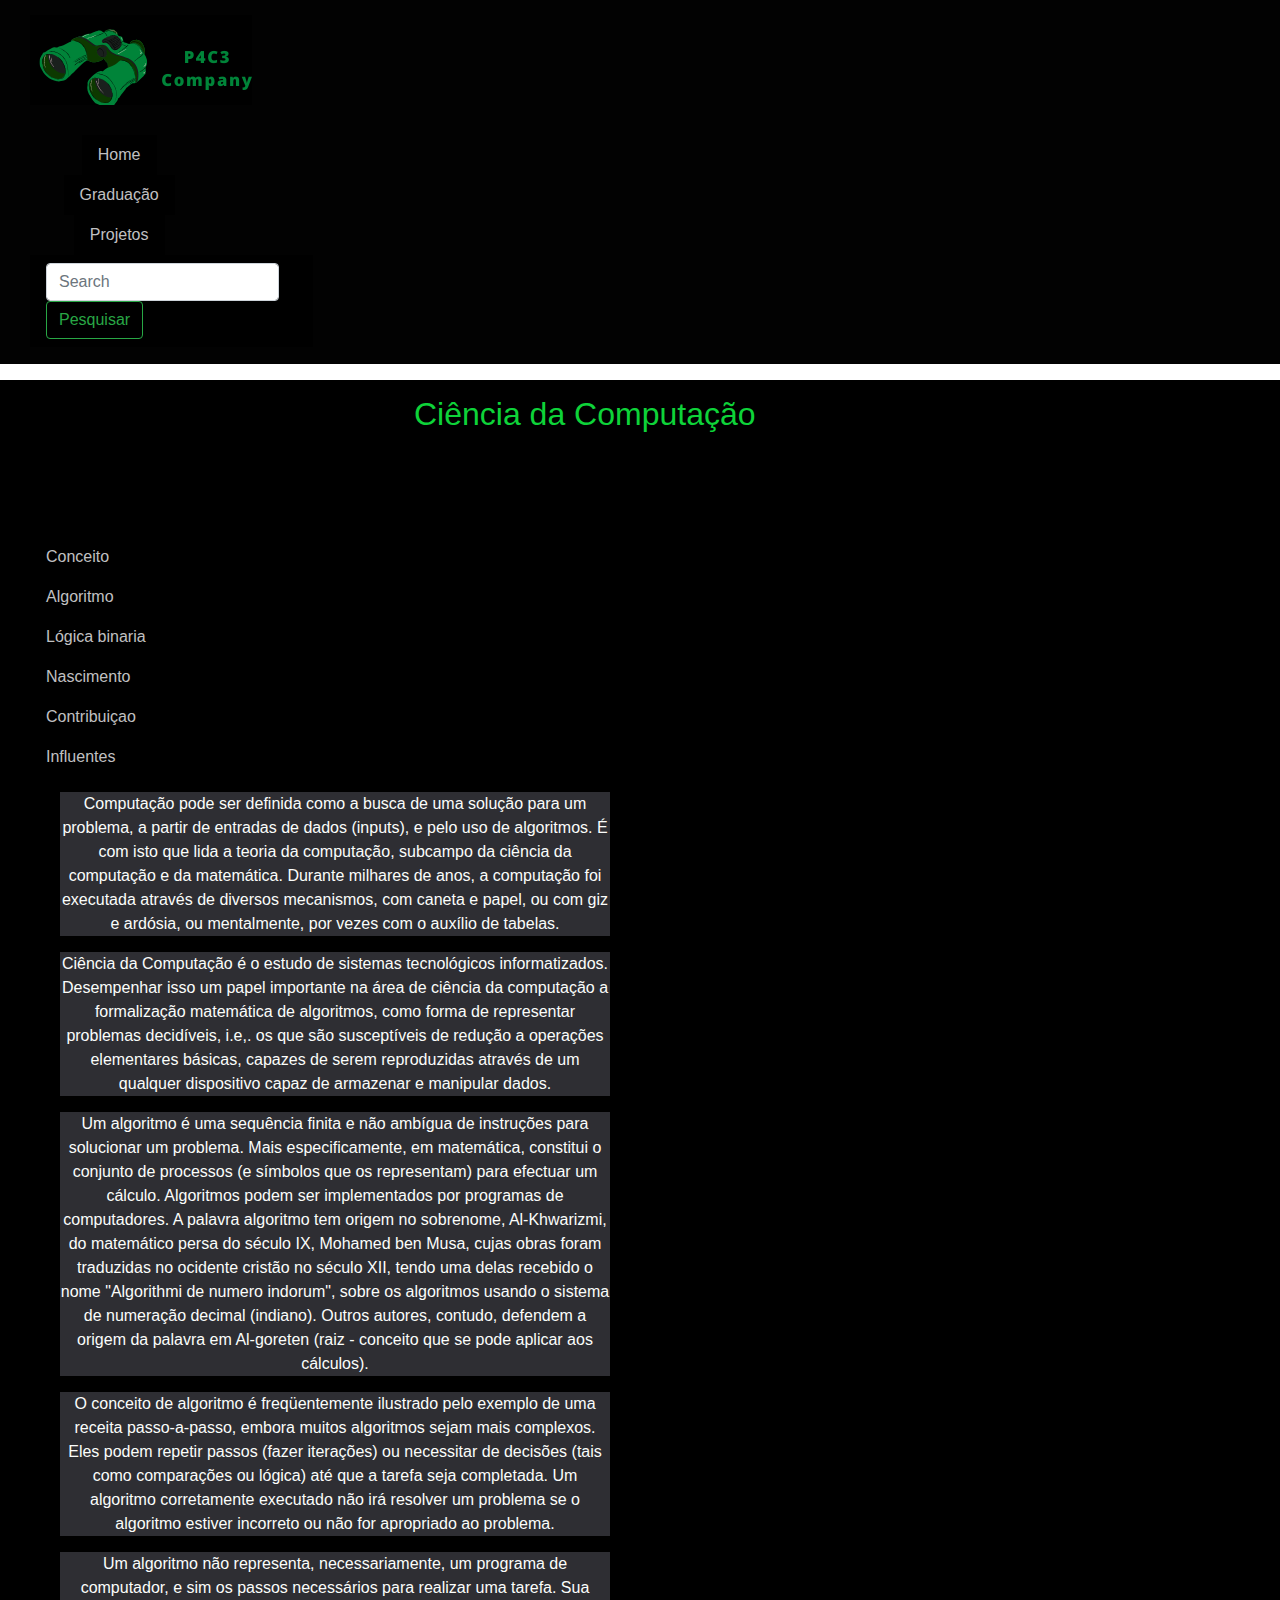
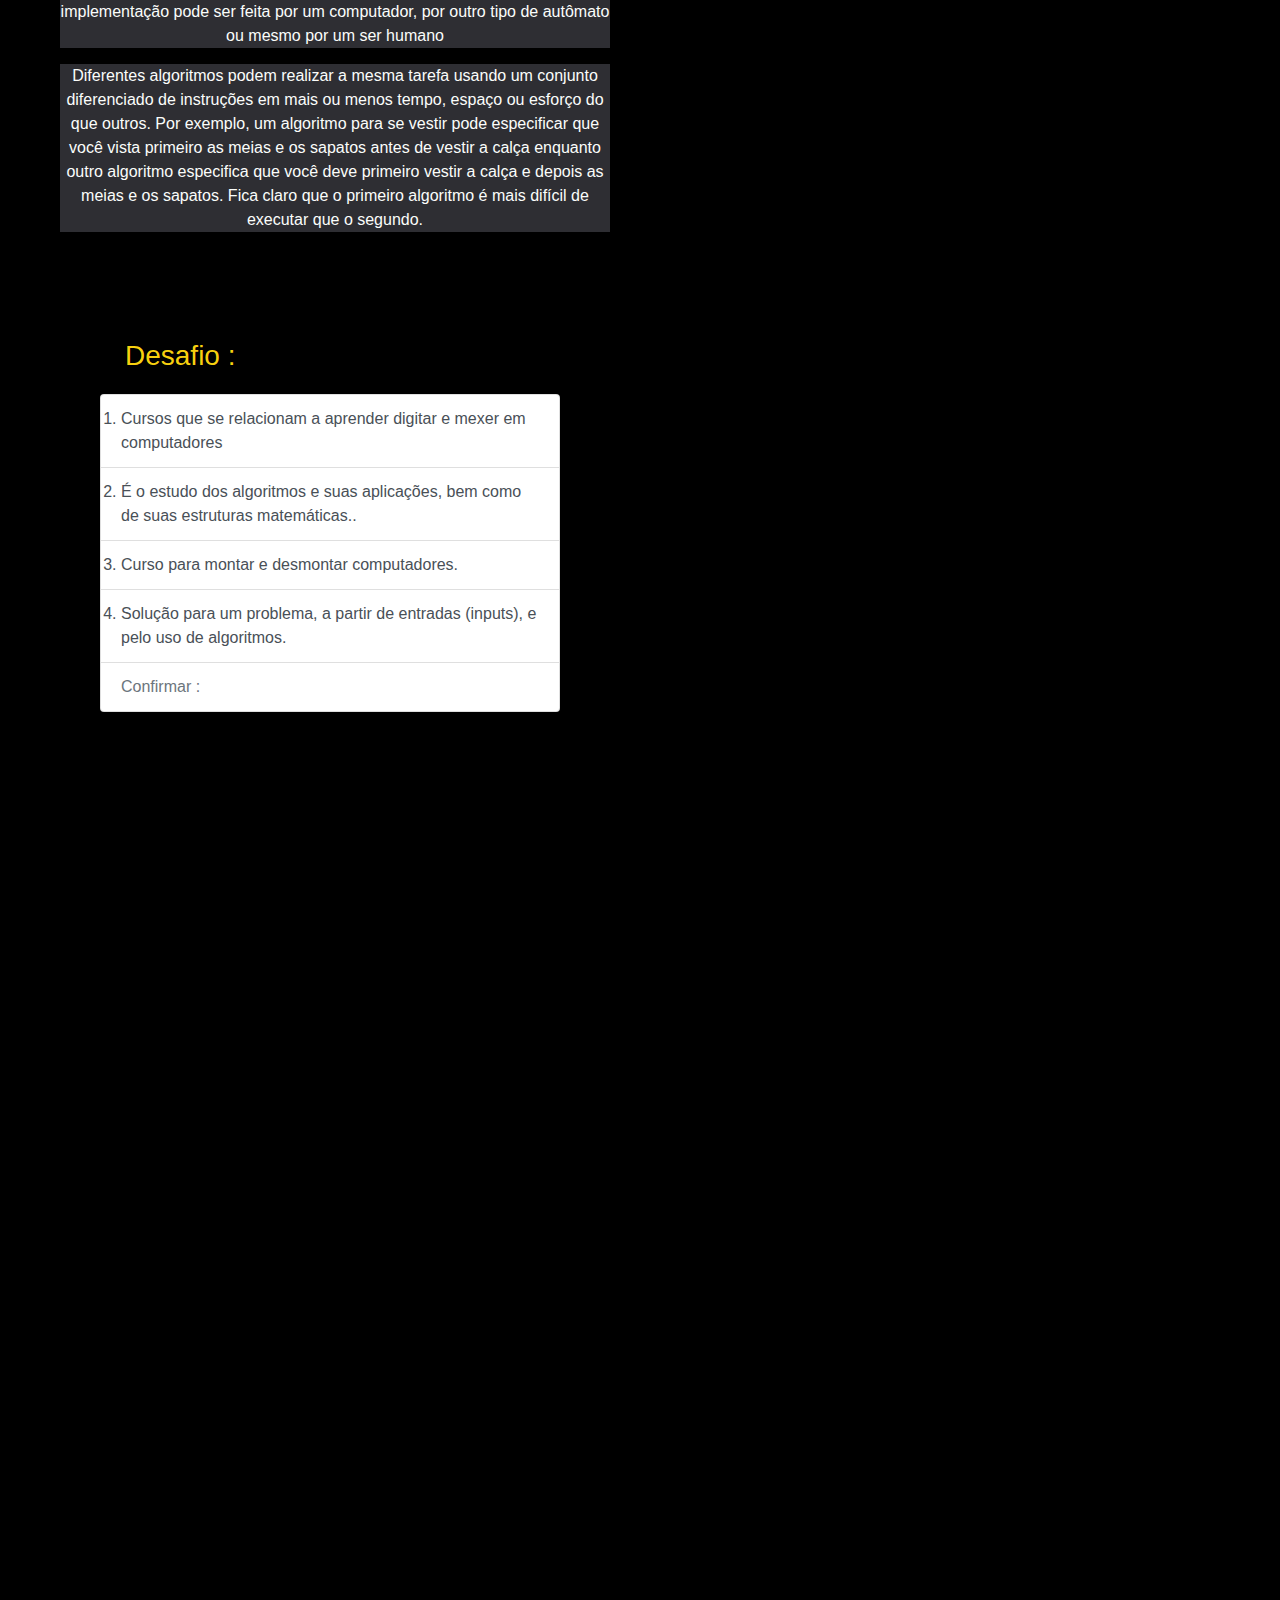
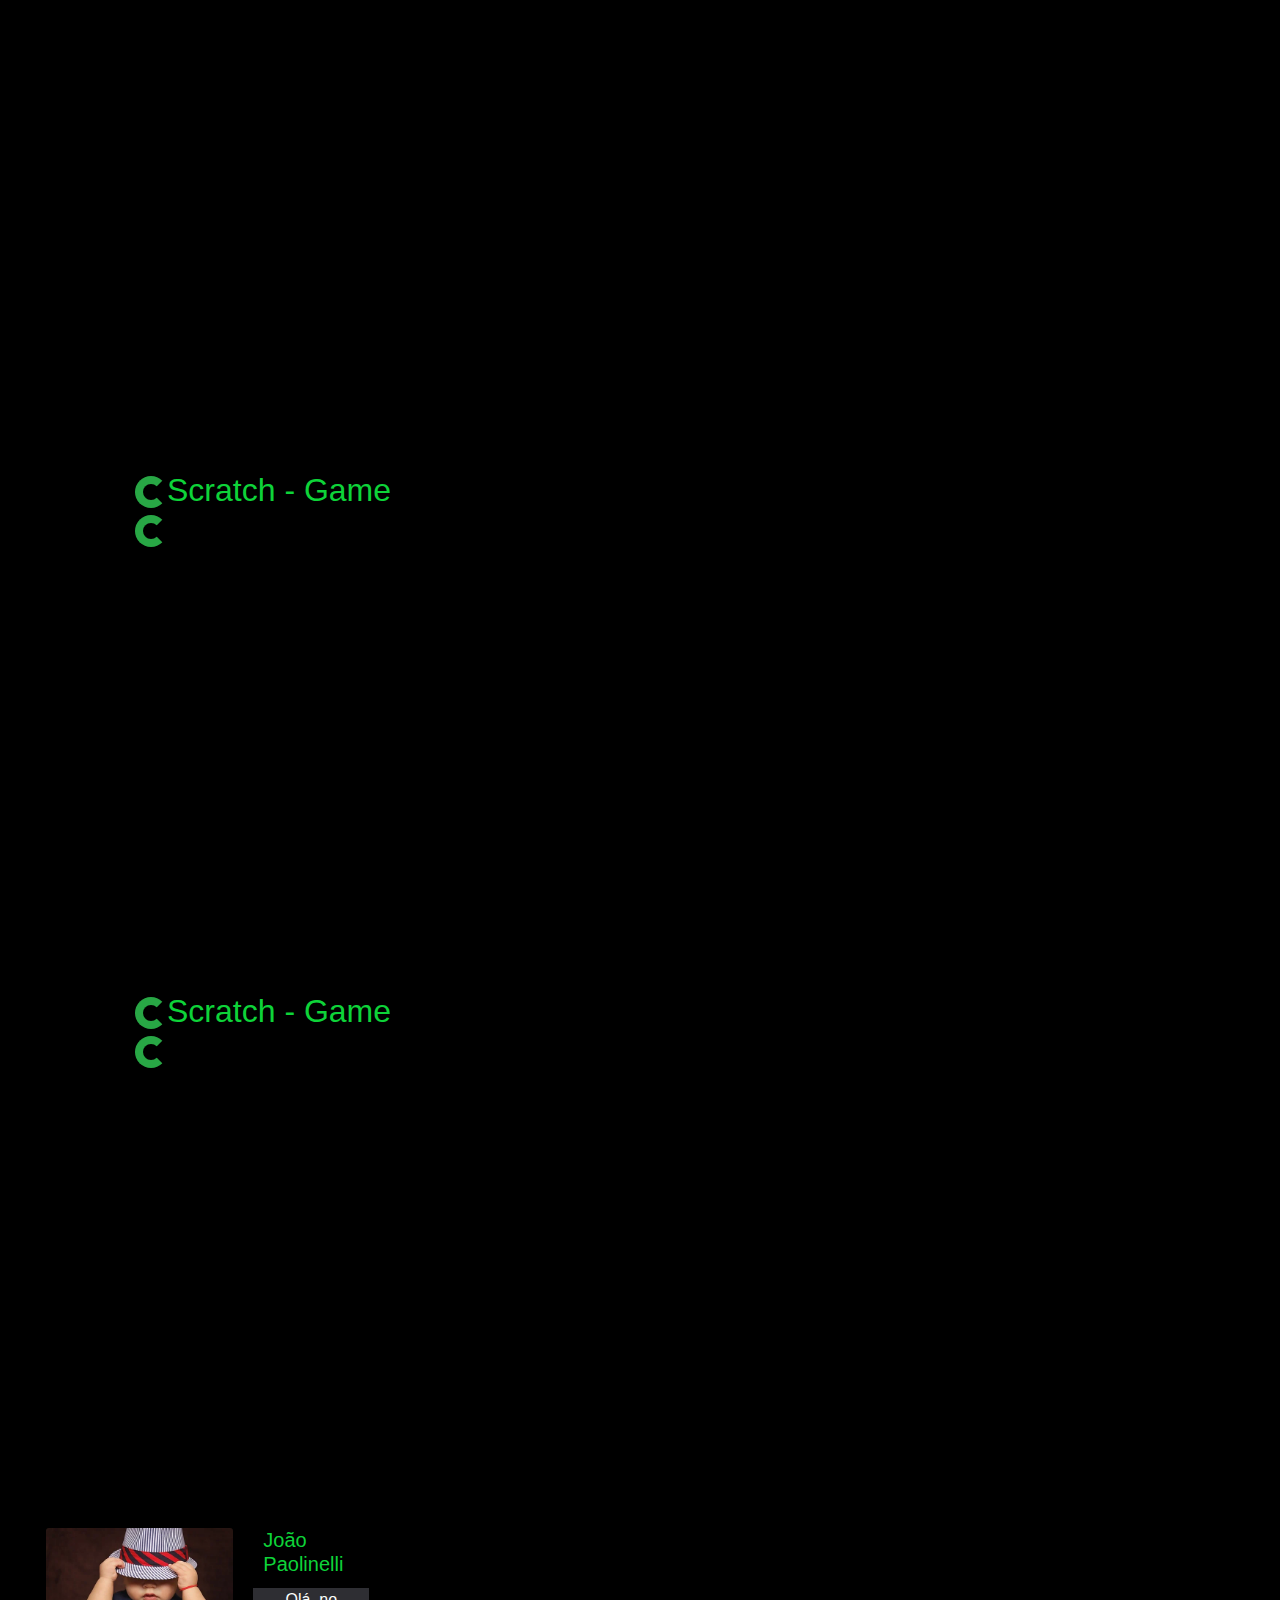
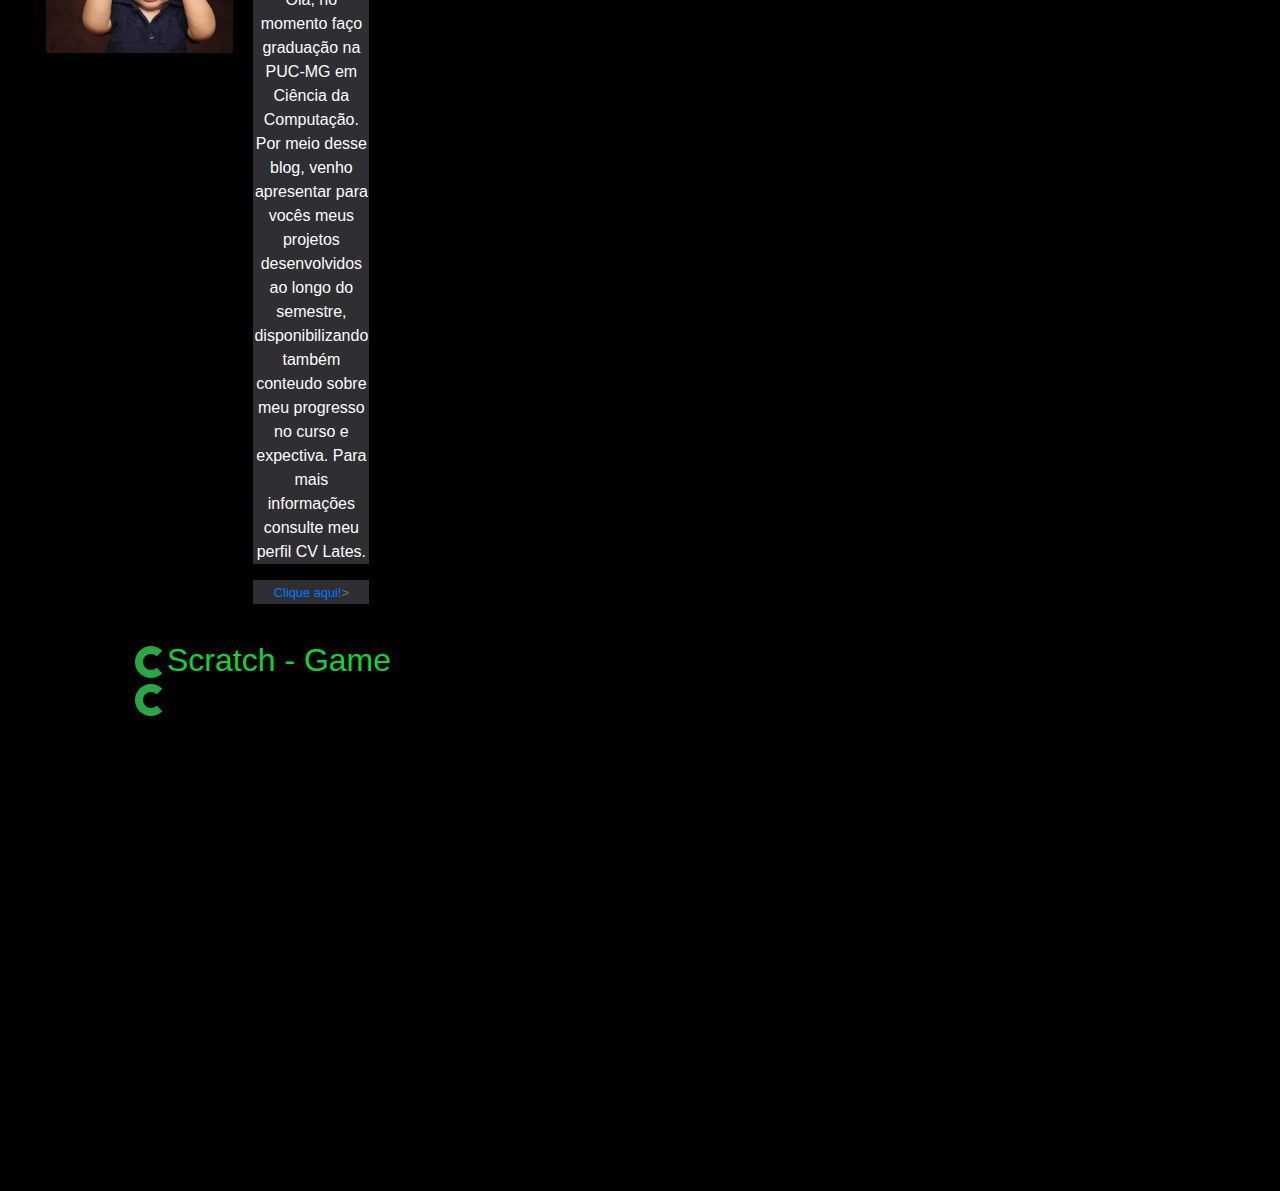
<file: SitesProjetos/Projeto- Educação programação/teste.html>
<!DOCTYPE html>
<html lang="pt-br">

<head>
    <meta charset="UTF-8">
    <meta name="viewport" content="width=device-width, initial-scale=1, shrink-to-fit=no">
    <meta name="viewport" content="width=device-width, initial-scale=1.0">
    <link rel="stylesheet" href="estilo.css">
    <link rel="stylesheet" href="https://stackpath.bootstrapcdn.com/bootstrap/4.4.1/css/bootstrap.min.css"
        integrity="sha384-Vkoo8x4CGsO3+Hhxv8T/Q5PaXtkKtu6ug5TOeNV6gBiFeWPGFN9MuhOf23Q9Ifjh" crossorigin="anonymous">

    <title>p4c3 Wiki</title>
</head>

<body>
    <header class="container_header">
        <div class="row-fluid">
            <div class="col-4">
                <img class="logo" src="img/p4c33.png">
            </div>
            <div id="navnav" class="col-2">
                <ul class="nav justify-content-center">
                    <li class="nav-item">
                        <a class="nav-link active" href="index.html">Home</a>
                    </li>
                    <li class="nav-item">
                        <a class="nav-link" href="pucminas.com.br">Graduação</a>
                    </li>
                    <li class="nav-item">
                        <a class="nav-link" href="projetos.html">Projetos</a>
                    </li>

                </ul>
            </div>
            <div class="col-3">
                <nav class="navbar navbar-light">
                    <form class="form-inline">
                        <input class="form-control mr-sm-2" type="search" placeholder="Search" aria-label="Search">
                        <button class="btn btn-outline-success my-2 my-sm-0" type="submit">Pesquisar</button>
                        <hr>
                    </form>
                </nav>
            </div>
        </div>
        </div>
        </div>
        <hr>
    </header>

    <main>
        <div class="primeira_parte">
            <div class="row-fluid">
                <div class="col-12">

                    <h2>Ciência da Computação</h2>
                </div>

            </div>
        </div>
        <div class="row-fluid">
            <div class=col-12>
                <div class="navegador">
                <a class="nav-link active" href="#">Conceito</a>
                <a class="nav-link" href="#">Algoritmo</a>
                <a class="nav-link" href="#">Lógica binaria</a>
                <a class="nav-link" href="#">Nascimento</a>
                <a class="nav-link" href="#">Contribuiçao</a>
                <a class="nav-link" href="#">Influentes</a>
            
            
            </nav>
            <div class="col-6">
            <article>
                <p>
                    Computação pode ser definida como a busca de uma solução para um problema, a partir de entradas
                    de dados (inputs), e pelo uso de algoritmos. É com isto que lida a teoria da computação,
                    subcampo da ciência da computação e da matemática. Durante milhares de anos, a computação foi
                    executada através de diversos mecanismos, com caneta e papel, ou com giz e ardósia, ou
                    mentalmente, por vezes com o auxílio de tabelas.
                </p>
                <p>
                    Ciência da Computação é o estudo de sistemas tecnológicos informatizados. Desempenhar isso um
                    papel importante na área de ciência da computação a formalização matemática de algoritmos, como
                    forma de representar problemas decidíveis, i.e,. os que são susceptíveis de redução a operações
                    elementares básicas, capazes de serem reproduzidas através de um qualquer dispositivo capaz de
                    armazenar e manipular dados.
                </p>
                <p>
                    Um algoritmo é uma sequência finita e não ambígua de instruções para solucionar um problema.
                    Mais especificamente, em matemática, constitui o conjunto de processos (e símbolos que os
                    representam) para efectuar um cálculo. Algoritmos podem ser implementados por programas de
                    computadores. A palavra algoritmo tem origem no sobrenome, Al-Khwarizmi, do matemático persa do
                    século IX, Mohamed ben Musa, cujas obras foram traduzidas no ocidente cristão no século XII,
                    tendo uma delas recebido o nome "Algorithmi de numero indorum", sobre os algoritmos usando o
                    sistema de numeração decimal (indiano). Outros autores, contudo, defendem a origem da palavra em
                    Al-goreten (raiz - conceito que se pode aplicar aos cálculos).
                </p>
                <p>
                    O conceito de algoritmo é freqüentemente ilustrado pelo exemplo de uma receita passo-a-passo,
                    embora muitos algoritmos sejam mais complexos. Eles podem repetir passos (fazer iterações) ou
                    necessitar de decisões (tais como comparações ou lógica) até que a tarefa seja completada. Um
                    algoritmo corretamente executado não irá resolver um problema se o algoritmo estiver incorreto
                    ou não for apropriado ao problema.
                </p>
                <p>
                    Um algoritmo não representa, necessariamente, um programa de computador, e sim os passos
                    necessários para realizar uma tarefa. Sua implementação pode ser feita por um computador, por
                    outro tipo de autômato ou mesmo por um ser humano
                </p>
                <p>
                    Diferentes algoritmos podem realizar a mesma tarefa usando um conjunto diferenciado de
                    instruções em mais ou menos tempo, espaço ou esforço do que outros. Por exemplo, um algoritmo
                    para se vestir pode especificar que você vista primeiro as meias e os sapatos antes de vestir a
                    calça enquanto outro algoritmo especifica que você deve primeiro vestir a calça e depois as
                    meias e os sapatos. Fica claro que o primeiro algoritmo é mais difícil de executar que o
                    segundo.
                </p>
            </article>
            </div>
            </div>
            <div class="col-4">
                <nav class="nav flex-column">
                </nav>
                
                <hr>
                <div class="ptpt">
                    <div class="col-6 col-lg-6 col-xl-6">
                        <div class="list-group">
                            <a href="#" id="tptptp" class="list-group-item list-group-item-action active">
                                <h3>Desafio : </h3>
                            </a>
                            <ol>
                                <a href="#" class="list-group-item list-group-item-action">
                                    <li> Cursos que se relacionam a aprender digitar e mexer em computadores</li>
                                </a>
                                <a href="#" class="list-group-item list-group-item-action">
                                    <li> É o estudo dos algoritmos e suas aplicações, bem como de suas estruturas
                                        matemáticas..</li>
                                </a>
                                <a href="#" class="list-group-item list-group-item-action">
                                    <li> Curso para montar e desmontar computadores.</li>
                                </a>
                                <a href="#" class="list-group-item list-group-item-action">
                                    <li> Solução para um problema, a partir de entradas (inputs), e pelo uso de
                                        algoritmos.</li>
                                </a>
                                <a href="#" class="list-group-item list-group-item-action disabled" tabindex="-1"
                                    aria-disabled="true">Confirmar :</a>
                            </ol>
                        </div>

                    </div>
                </div>

            </div>
            <div class="col-4 col-lg-4 col-xl-4">
                    <iframe width="560" height="315" src="https://www.youtube.com/embed/RifibQ5DL68" frameborder="0" allow="accelerometer; autoplay; encrypted-media; gyroscope; picture-in-picture" allowfullscreen></iframe>
                    
                <iframe width="920" height="600" style="border: none;" id="renderer-canvas" src="https://www.slnova.org/diogoam/projects/755880/" frameborder="0"
                    allow="accelerometer; autoplay; encrypted-media; gyroscope; picture-in-picture"
                    allowfullscreen></iframe>
                <p>
                <h2>
                    <div class="spinner-border text-success" role="status">
                        <span class="sr-only">Loading...</span>
                    </div>Scratch - Game<div class="spinner-border text-success" role="status">
                        <span class="sr-only">Loading...</span>
                    </div>
                </h2>
                </p>
                <iframe width="720" height="405" src="https://www.youtube.com/embed/984XBKPo-k4" frameborder="0"
                    allow="accelerometer; autoplay; encrypted-media; gyroscope; picture-in-picture"
                    allowfullscreen></iframe>
                <p>
                <h2>
                    <div class="spinner-border text-success" role="status">
                        <span class="sr-only">Loading...</span>
                    </div>Scratch - Game<div class="spinner-border text-success" role="status">
                        <span class="sr-only">Loading...</span>
                    </div>
                </h2>
                </p>
                <iframe width="720" height="405" src="https://scratch.mit.edu/projects/379802494/embed" frameborder="0"
                    allow="accelerometer; autoplay; encrypted-media; gyroscope; picture-in-picture"
                    allowfullscreen></iframe>
                <div class="card mb-3" style="max-width: 700px;">
                    <div class="row no-gutters">
                        <div class="cardxxt col-md-6">
                            <img src="img/x4.jpg" class="card-img" alt="myself">
                        </div>
                        <div class="col-md-5">
                            <div class="card-body">
                                <h5 class="card-title">João Paolinelli</h5>
                                <p class="card-text">Olá, no momento faço graduação na PUC-MG em Ciência da Computação.
                                    Por meio desse blog, venho apresentar para vocês meus projetos desenvolvidos ao
                                    longo do semestre, disponibilizando também conteudo sobre meu progresso no curso e
                                    expectiva. Para mais informações consulte meu perfil CV Lates.</p>
                                <p class="card-text"><small class="text-muted"><a
                                            href="http://lattes.cnpq.br/0969429222947650"> Clique aqui!</a>></small></p>
                            </div>
                        </div>
                    </div>
                </div>
                <p>
                <h2>
                    <div class="spinner-border text-success" role="status">
                        <span class="sr-only">Loading...</span>
                    </div>Scratch - Game<div class="spinner-border text-success" role="status">
                        <span class="sr-only">Loading...</span>
                    </div>
                </h2>
                </p>
                <iframe width="720" height="405" src="https://scratch.mit.edu/projects/374701497/embed" frameborder="0"
                    allow="accelerometer; autoplay; encrypted-media; gyroscope; picture-in-picture"
                    allowfullscreen></iframe>


            </div>




        </div>
        </div>





    </main>



    <footer>



    </footer>

    <script src="https://code.jquery.com/jquery-3.4.1.slim.min.js"
        integrity="sha384-J6qa4849blE2+poT4WnyKhv5vZF5SrPo0iEjwBvKU7imGFAV0wwj1yYfoRSJoZ+n"
        crossorigin="anonymous"></script>
    <script src="https://cdn.jsdelivr.net/npm/popper.js@1.16.0/dist/umd/popper.min.js"
        integrity="sha384-Q6E9RHvbIyZFJoft+2mJbHaEWldlvI9IOYy5n3zV9zzTtmI3UksdQRVvoxMfooAo"
        crossorigin="anonymous"></script>
    <script src="https://stackpath.bootstrapcdn.com/bootstrap/4.4.1/js/bootstrap.min.js"
        integrity="sha384-wfSDF2E50Y2D1uUdj0O3uMBJnjuUD4Ih7YwaYd1iqfktj0Uod8GCExl3Og8ifwB6"
        crossorigin="anonymous"></script>


</body>

</html>
</file>
<file: SitesProjetos/DDD-Site/style.css>
body {
    padding: 0;
    margin: 0;
    top: 0;
    bottom: 0;
    background-color: #83b5ff;
    font-weight: 900;
    font-size:12px;
}


.cabecalho .marca {
    display: flex;
    justify-content: center;
    position:relative;
    padding-left: auto;
    width: 100%;
}


.aux .toRight{
    width: 100%;
    display: flex;
    justify-content: center;
    padding: auto;
}
.aux .toRight h5{
    padding: 1%;
    font-size: small;
    font-weight: 700;

    align-items: center;
}
.titulo{
    padding-left: auto;
    margin-top: 5%;

    font-family:'Trebuchet MS', 'Lucida Sans Unicode', 'Lucida Grande', 'Lucida Sans', Arial, sans-serif;
    font-size-adjust:initial ;
    font-weight: 700;
    display: flex;
    align-items: center;
    justify-content: center;

    margin-bottom: 5%;
}
.titulo h3{
    font-size: x-large;
    color: #060208;
    font-weight: 700;
}

main{
    display: flex;
    justify-content: center;
    align-items: center;
    padding-left: auto;

}
.box-botao {

    display: flex;
    align-items: center;
    justify-content: center;
    margin: auto;

}
.box-botao button {

    width: 100%;
    border-radius: 10rem;

    box-shadow: 5vh;



}
.resultado{
    display: flex;
    justify-content: center;
    align-items: center;
    margin: 1%;
}

footer {
    padding-left: auto;
    display: flex;
    align-items: center;
    justify-content: center;
}
</file>
<file: SitesProjetos/Instagram/style.css>
*{
    padding: 0;
    margin: 0;
    box-sizing: border-box;
    text-decoration: none;
    font-family: sans-serif;
    font-size: 14px;
}

body{
    width: 100%;
    min-height: 100vh;
    background-color: rgb(243,243,243);
    margin: 0;
    padding: 0;
    display: flex;
    justify-content: center;
}
.instagram-wrapper{
    display: flex;
    align-items: center;
    justify-content: start;
    width: 60%;
    height: 100vh;
}

.instagram-phone{
    display: flex;
    align-items: center;
    justify-content: center;
    width: 50%;
}
.instagram-phone img{
    height: 50rem;
}
.profile-photo img{
    height: 6rem;
}

.instagram-continue {
    display: flex;
    align-items: center;
    justify-content: space-around;
    flex-direction: column;
    width: 50%;
    min-height: 34rem;
}
.group{
    display: flex;
    justify-content: space-between;
    align-items: center;
    flex-direction: column;
    background-color: #ffffff;
    width: 100%;
    padding: 1.3rem 0;
    border: 1px solid lightgray;
}
.group:nth-child(1){
    min-height: 19rem;
}
.instagram-logo{
    height: 3rem;
}
.profile-photo{
    display: flex;
    justify-content: center;
    align-items: center;
    border-radius: 50%;
    overflow: hidden;
}

.instagram-login{
    background-color: #0095f6;
    color: #ffffff;
    padding: 8px;
    border-radius: 4px;

}

.instagram-logout {
    color: #0095f6;
    margin-top: 1rem;

}

.not-account {
    color: rgb(160,160,160);

}
.link-blue a {
    color: #0095f6;
}

.get-the-app {
    display: flex;
    flex-direction: column;
    align-items: center;
    justify-content: center;
    width: 100%;
    padding: 1.3rem 0;

}
.download {
    display: flex;
    width: 100%;
    justify-content: space-evenly;
    align-items: center;
    padding: 1rem;
}
.app-download {
    height: 3rem;
    width: 10rem;
    background-size: cover;
}
.app-download:nth-child(1) {
    background-image: url(./img/apple-button.png);
}
.app-download:nth-child(2) {
    background-image: url(./img/googleplay-button.png);
}

/* media queries */

@media (max-width: 1024px) {
    .instagram-wrapper {
        width: 90%;
    }
}

@media (max-width: 650px) {

    body{
        background-color: #ffffff;
    }
    .instagram-wrapper {
        width: 90%;
    }

    .instagram-phone {
        display: none;
    }

    .instagram-continue{
        width: 100%;
    }

    .group{
        border: 1px solid #dbd2d2;
    }
    .link-blue a{
        color:#0095f6;
    }
}
</file>
<file: SitesProjetos/Projeto- Educação programação/teste2.css>
.Conteudo{
    background-color: rgba(118, 169, 218, 0.123);
}
.conteudoMenu{
    margin-top: 11%;
}
.conteudoForm{
    margin-top: 10.5%;

    
    
}
.imgtop{
    width: 100%;
    
}
.logoMenu img{
    
    margin-top: 2%;
}
.indiceMenu{
    margin-top: 1%;
    padding-left: 1%;
    font-size: 90%;
}
.indiceMenu .navegadorMenu{
    margin-left: 2%;
    padding-left: 14%;
    width: 76%;
    margin-top: 1%;
    height: 100%;
   background: rgba(245, 243, 243, 0.836);
}
.logologo img{
    padding-right: 10%;
   
}
.topico1{
    margin-top: 5%;
}
.conteudoTopico{
    
    margin-left: 1%;
    width: 94%;

}
.conteudoTopico article h2{
    font-weight: 700;
    font-family: Cambria, Cochin, Georgia, Times, 'Times New Roman', serif
}
.conteudoTopico article h5{
    font-weight: 600;
    font-family: Cambria, Cochin, Georgia, Times, 'Times New Roman', serif;
}
.conteudoTopico article  p{
    font-weight: 400;
    font-size: 105%;
    font-family: Cambria, Cochin, Georgia, Times, 'Times New Roman', serif;
}  
.linguagens{
    block-size: 20%;
}
</file>
<file: SitesProjetos/Snake-Web/style.css>
body{
    height: 95vh;
    width: 95vw;
    display: flex;
    flex-direction: column;
    justify-content: center;
    align-items: center;
    background-color:white;
    color: rgb(15, 22, 15);
}
</file>
<file: SitesProjetos/Projeto- Educação programação/estilo.css>
.container_header{
    background: black;
    background-color: rgb(2, 2, 2);
    color: rgb(0, 0, 0);
    padding-bottom: 0;
}
.list-group-item:first-child {
    border-top-left-radius: .10rem;
    border-top-right-radius: .25rem;
}
#tptptp{
    border-radius: 50px;
    color: rgba(255, 215, 16, 0.979);
    border-color: rgb(0, 0, 0);
    padding-left: 39px;
    margin-left: 25px;
    padding-left: 100;
    background-color: rgb(32, 29, 29);
}
.primeira_parte h2{
    padding-left: 12em;
    padding-bottom: 1em;
}

.navegador{
    padding-top: 4em;
}
.ptpt{
    height: 800px;
    width: 703px;

}
.nav-link {
    display: block;
    padding: .5rem 1rem;
    color: #c0c0c2;
    box-shadow: inset -15px 20px 20px 20px black;
}
.logo{
    padding-right: 80px;
    margin-bottom: 30px;
}

p article a{
    padding-left: 10px;
    background: #117044;
}

p{
    background: rgb(46, 46, 51);
    margin-top: 50px;
    margin-bottom: 1rem;
    color: #fbfdfb;
}
h2{ 
    text-align: left;
    padding-left: 90px;
    border-right-width: 0px;
    padding-right: 0px;
    
}
p,h1{
    text-align: center;
}
article, aside, figcaption, figure, footer, header, hgroup, main, nav, section {
    display: block;
    background: black;
    color: #0ed339;
    padding: 15px;
}
.cardxxt{
    padding-top: 30px;
}
.card-title{
    padding-left: 10px;
    margin-top: 10px;
}
div.list-group{
    height: 500px;
    width: 500px;
}
#tptptp{
    background-color: black;
}

    .card {
        position: absolute;
        display: flex;
        flex-direction: column;
        min-width: 0;
        word-wrap: break-word;
        background-color: rgb(0, 0, 0)!important;
        background-clip: border-box;
        border: 1px solid rgb(0, 0, 0);
        border-radius: .25rem;
    }
    
    }
   hr{
       border:greenyellow;
   }
</file>
